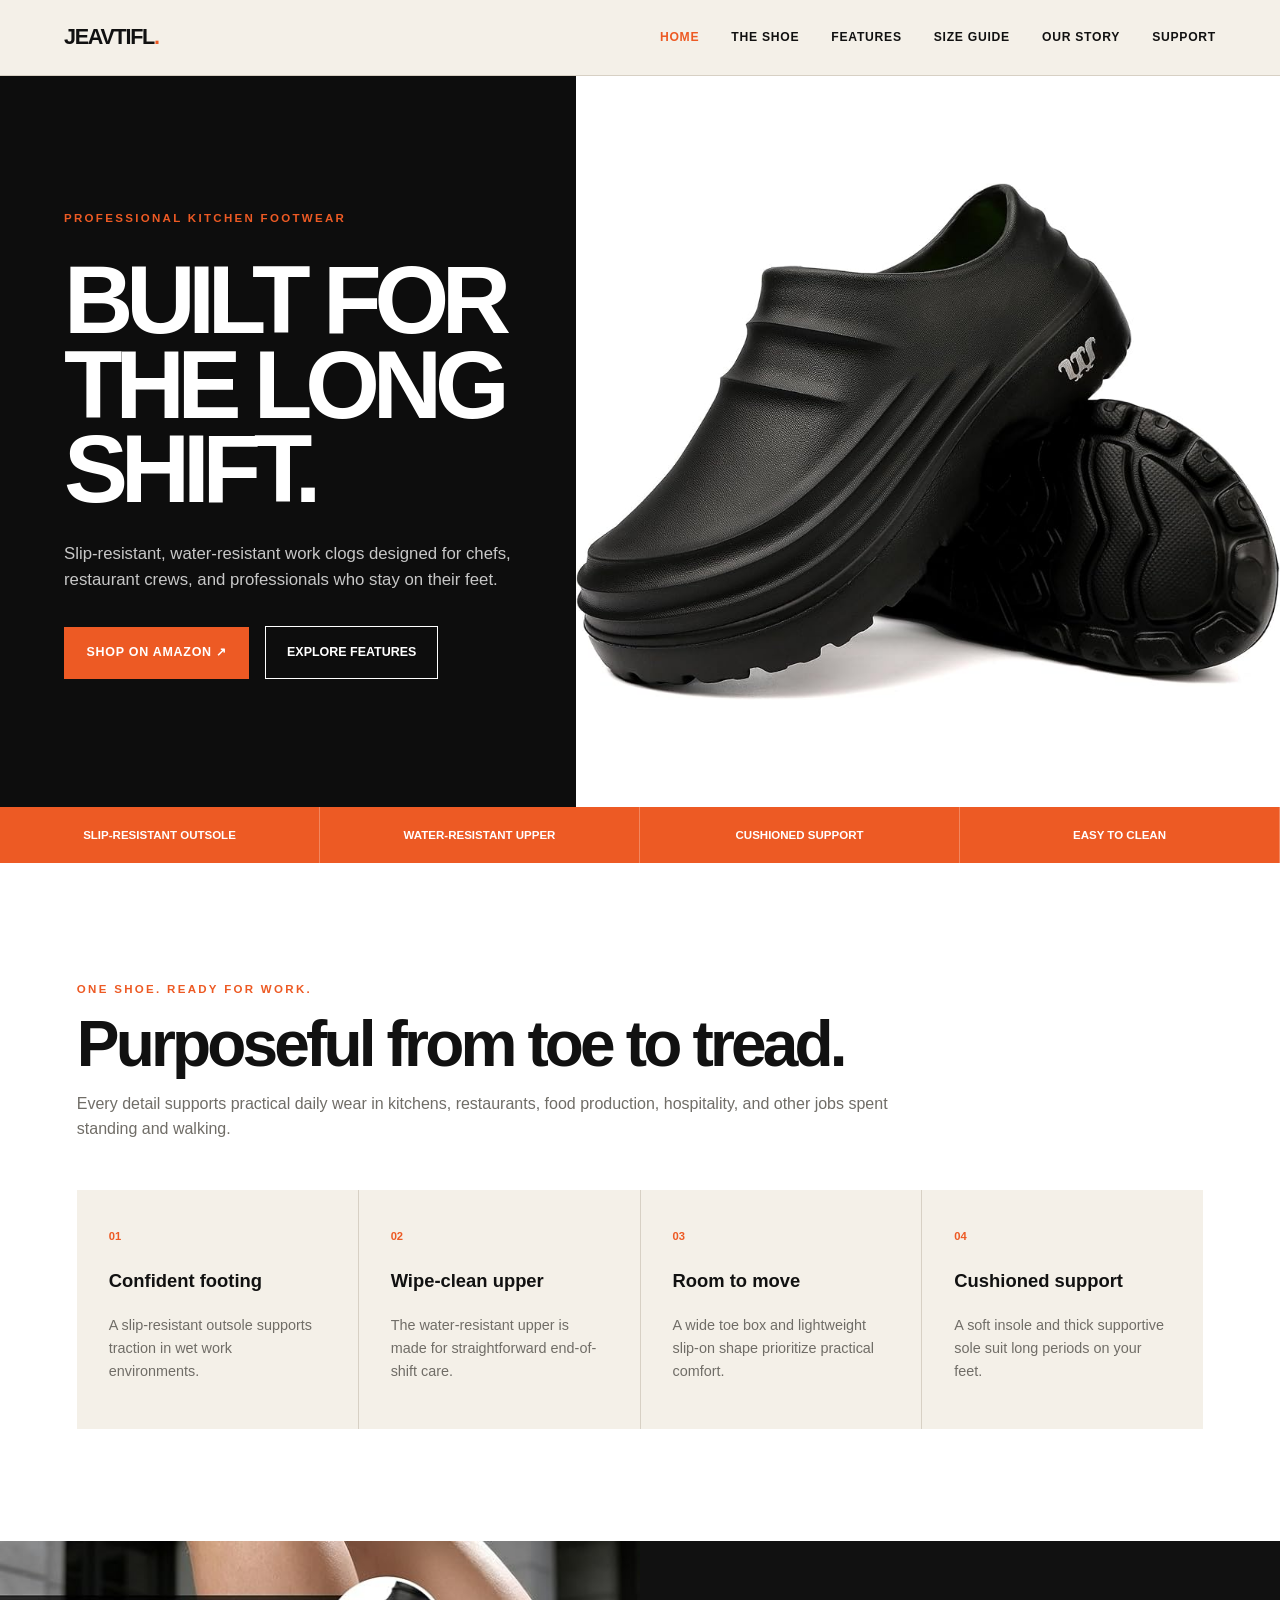
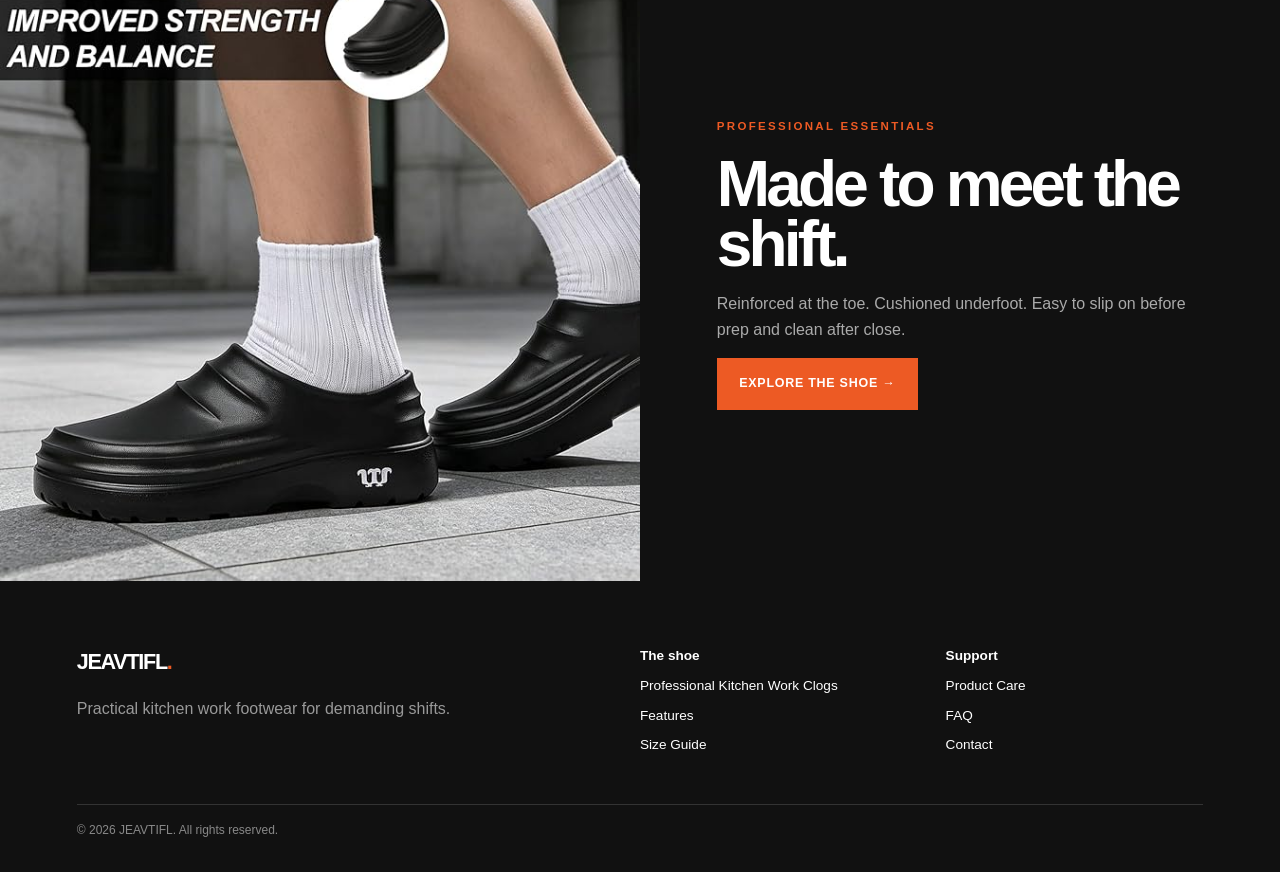
<file: index.html>
<!doctype html><html lang="en-US"><head><meta charset="utf-8"><meta name="viewport" content="width=device-width,initial-scale=1"><title>JEAVTIFL Kitchen Work Clogs | Built for the Long Shift</title><meta name="description" content="Discover JEAVTIFL professional kitchen work clogs with a slip-resistant outsole, water-resistant upper, wide toe box, and cushioned support."><link rel="canonical" href="https://jeavtifl.github.io/jeavtifl-website/"><meta property="og:type" content="website"><meta property="og:title" content="JEAVTIFL Kitchen Work Clogs | Built for the Long Shift"><meta property="og:description" content="Discover JEAVTIFL professional kitchen work clogs with a slip-resistant outsole, water-resistant upper, wide toe box, and cushioned support."><meta property="og:url" content="https://jeavtifl.github.io/jeavtifl-website/"><meta property="og:image" content="assets/images/black-main.jpg"><link rel="stylesheet" href="styles.css"><script type="application/ld+json">{"@context":"https://schema.org","@type":"Organization","name":"JEAVTIFL","url":"https://jeavtifl.github.io/jeavtifl-website/"}</script></head><body><a class="skip" href="#main">Skip to main content</a><header class="site-header"><a class="logo" href="index.html" aria-label="JEAVTIFL home">JEAVTIFL<i>.</i></a><nav class="nav" aria-label="Main navigation"><a href="index.html" aria-current="page">Home</a><a href="product.html">The Shoe</a><a href="features.html">Features</a><a href="size-guide.html">Size Guide</a><a href="about.html">Our Story</a><a href="support.html">Support</a></nav><button class="menu-toggle" aria-expanded="false" aria-label="Toggle navigation">☰</button></header><main id="main"><section class="hero"><div class="hero-copy reveal"><span class="kicker">Professional kitchen footwear</span><h1>Built for<br>the long shift.</h1><p>Slip-resistant, water-resistant work clogs designed for chefs, restaurant crews, and professionals who stay on their feet.</p><div class="actions"><a class="amazon" href="https://www.amazon.com/dp/B0GWJWTB6R" target="_blank" rel="noopener noreferrer">Shop on Amazon ↗</a><a class="button-outline" href="#performance">Explore features</a></div></div><div class="hero-media"><img src="assets/images/black-main.jpg" alt="Black JEAVTIFL kitchen work clogs showing the treaded outsole" width="919" height="675" fetchpriority="high"></div></section><div class="benefit-strip" aria-label="Key benefits"><span>Slip-resistant outsole</span><span>Water-resistant upper</span><span>Cushioned support</span><span>Easy to clean</span></div><section class="section white" id="performance"><div class="heading reveal"><span class="kicker">One shoe. Ready for work.</span><h2>Purposeful from toe to tread.</h2><p>Every detail supports practical daily wear in kitchens, restaurants, food production, hospitality, and other jobs spent standing and walking.</p></div><div class="features"><article class="feature"><b>01</b><h3>Confident footing</h3><p>A slip-resistant outsole supports traction in wet work environments.</p></article><article class="feature"><b>02</b><h3>Wipe-clean upper</h3><p>The water-resistant upper is made for straightforward end-of-shift care.</p></article><article class="feature"><b>03</b><h3>Room to move</h3><p>A wide toe box and lightweight slip-on shape prioritize practical comfort.</p></article><article class="feature"><b>04</b><h3>Cushioned support</h3><p>A soft insole and thick supportive sole suit long periods on your feet.</p></article></div></section><section class="image-feature"><img src="assets/images/feature-support.jpg" alt="JEAVTIFL clog feature diagram showing cushioned insole, reinforced toe, thick sole, and tread" width="970" height="600" loading="lazy"><div><span class="kicker">Professional essentials</span><h2>Made to meet the shift.</h2><p>Reinforced at the toe. Cushioned underfoot. Easy to slip on before prep and clean after close.</p><a class="amazon" href="product.html">Explore the shoe →</a></div></section></main><footer class="footer"><div class="footer-inner"><div><a class="logo" href="index.html">JEAVTIFL<i>.</i></a><p>Practical kitchen work footwear for demanding shifts.</p></div><nav aria-label="Product links"><strong>The shoe</strong><a href="product.html">Professional Kitchen Work Clogs</a><a href="features.html">Features</a><a href="size-guide.html">Size Guide</a></nav><nav aria-label="Help links"><strong>Support</strong><a href="support.html#care">Product Care</a><a href="support.html#faq">FAQ</a><a href="support.html#contact">Contact</a></nav></div><div class="copyright">© 2026 JEAVTIFL. All rights reserved.</div></footer><script src="script.js"></script></body></html>
</file>
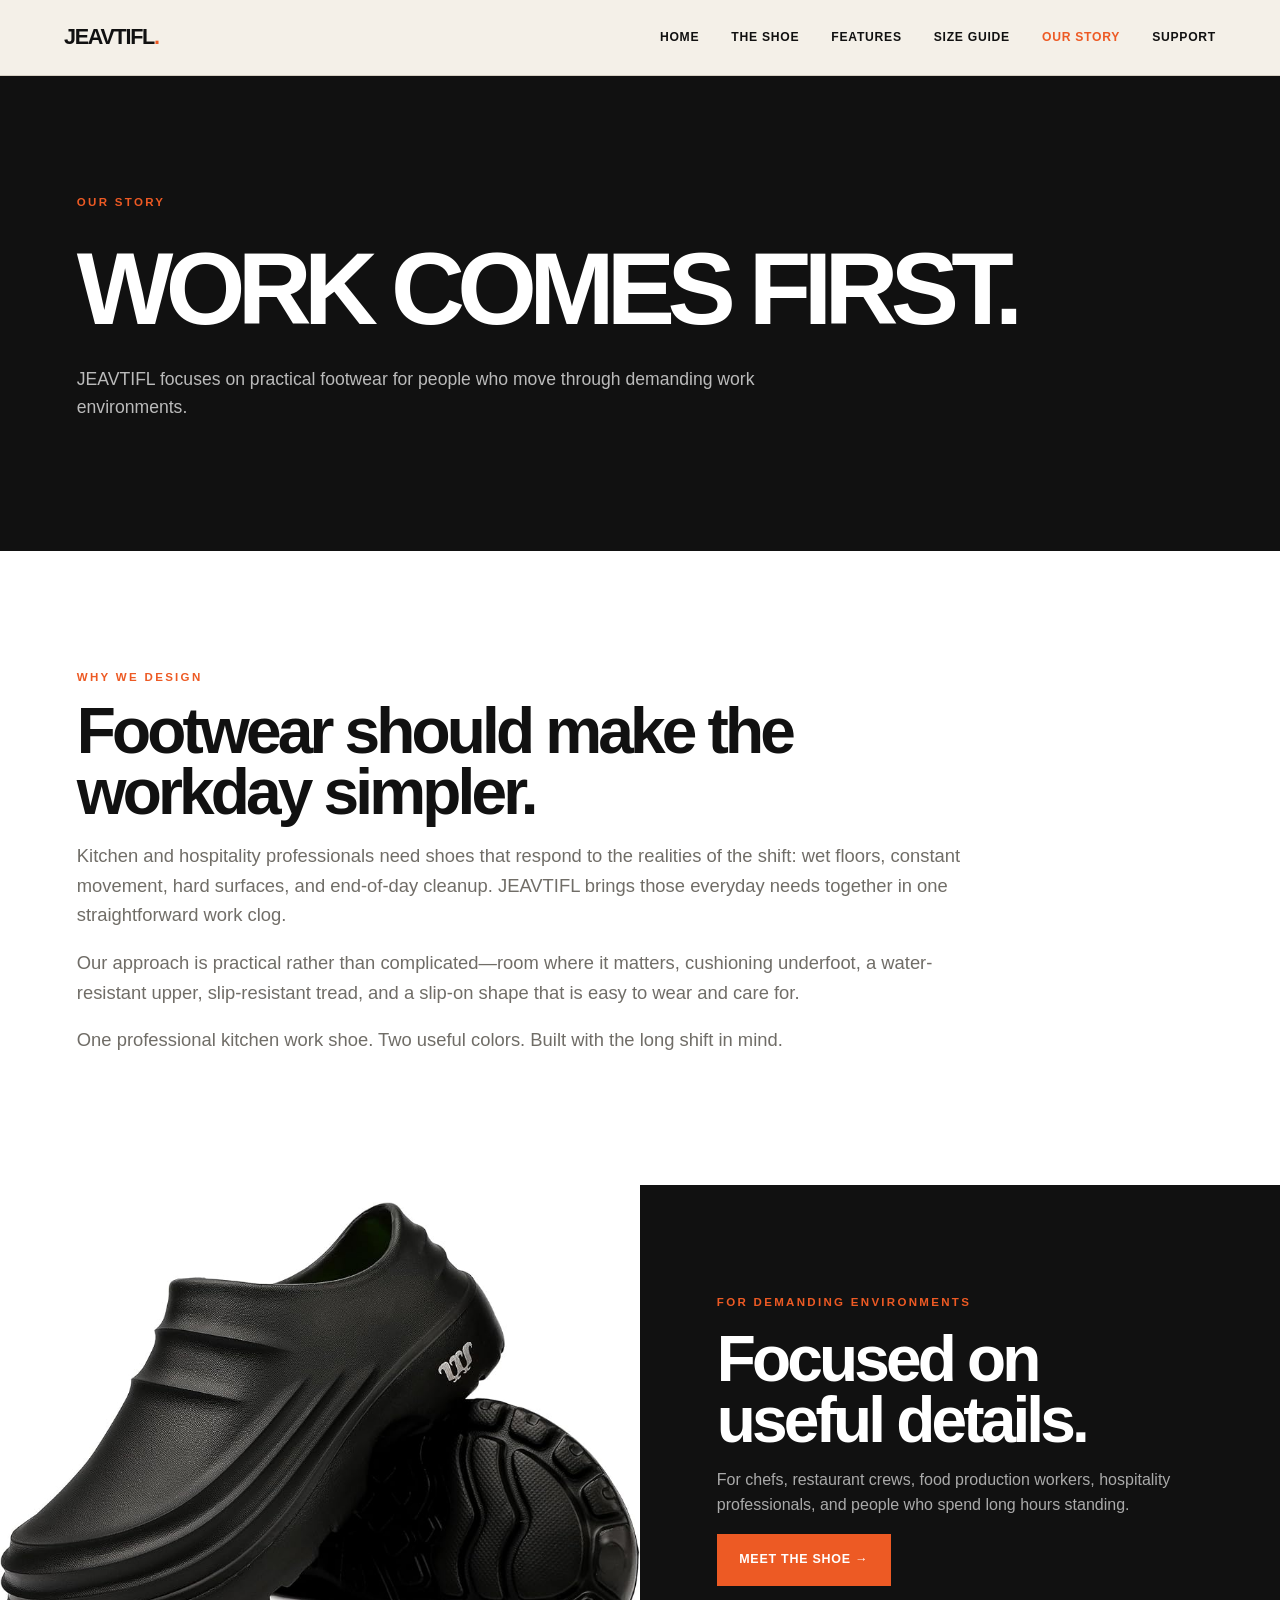
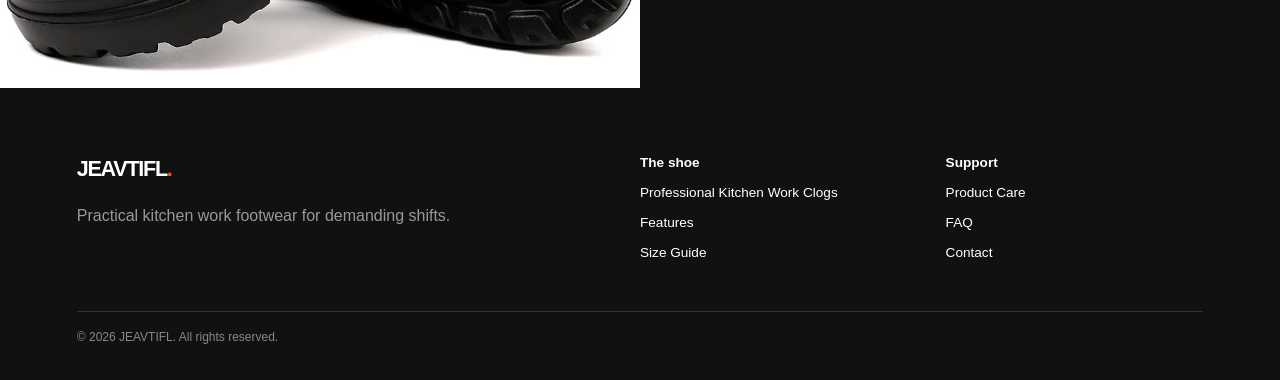
<file: about.html>
<!doctype html><html lang="en-US"><head><meta charset="utf-8"><meta name="viewport" content="width=device-width,initial-scale=1"><title>Our Story | Practical Kitchen Footwear by JEAVTIFL</title><meta name="description" content="Learn why JEAVTIFL focuses on practical, easy-care work clogs for kitchen, restaurant, food production, and hospitality professionals."><link rel="canonical" href="https://jeavtifl.github.io/jeavtifl-website/about.html"><meta property="og:type" content="website"><meta property="og:title" content="Our Story | Practical Kitchen Footwear by JEAVTIFL"><meta property="og:description" content="Learn why JEAVTIFL focuses on practical, easy-care work clogs for kitchen, restaurant, food production, and hospitality professionals."><meta property="og:url" content="https://jeavtifl.github.io/jeavtifl-website/about.html"><meta property="og:image" content="assets/images/black-main.jpg"><link rel="stylesheet" href="styles.css"><script type="application/ld+json">{"@context":"https://schema.org","@type":"Organization","name":"JEAVTIFL","url":"https://jeavtifl.github.io/jeavtifl-website/"}</script></head><body><a class="skip" href="#main">Skip to main content</a><header class="site-header"><a class="logo" href="index.html" aria-label="JEAVTIFL home">JEAVTIFL<i>.</i></a><nav class="nav" aria-label="Main navigation"><a href="index.html">Home</a><a href="product.html">The Shoe</a><a href="features.html">Features</a><a href="size-guide.html">Size Guide</a><a href="about.html" aria-current="page">Our Story</a><a href="support.html">Support</a></nav><button class="menu-toggle" aria-expanded="false" aria-label="Toggle navigation">☰</button></header><main id="main"><section class="page-hero"><span class="kicker">Our story</span><h1>Work comes first.</h1><p>JEAVTIFL focuses on practical footwear for people who move through demanding work environments.</p></section><section class="section white"><div class="story"><span class="kicker">Why we design</span><h2>Footwear should make the workday simpler.</h2><p>Kitchen and hospitality professionals need shoes that respond to the realities of the shift: wet floors, constant movement, hard surfaces, and end-of-day cleanup. JEAVTIFL brings those everyday needs together in one straightforward work clog.</p><p>Our approach is practical rather than complicated—room where it matters, cushioning underfoot, a water-resistant upper, slip-resistant tread, and a slip-on shape that is easy to wear and care for.</p><p>One professional kitchen work shoe. Two useful colors. Built with the long shift in mind.</p></div></section><section class="image-feature"><img src="assets/images/black-main.jpg" alt="Black and khaki JEAVTIFL work clogs worn in kitchen and everyday settings" width="970" height="600" loading="lazy"><div><span class="kicker">For demanding environments</span><h2>Focused on useful details.</h2><p>For chefs, restaurant crews, food production workers, hospitality professionals, and people who spend long hours standing.</p><a class="amazon" href="product.html">Meet the shoe →</a></div></section></main><footer class="footer"><div class="footer-inner"><div><a class="logo" href="index.html">JEAVTIFL<i>.</i></a><p>Practical kitchen work footwear for demanding shifts.</p></div><nav aria-label="Product links"><strong>The shoe</strong><a href="product.html">Professional Kitchen Work Clogs</a><a href="features.html">Features</a><a href="size-guide.html">Size Guide</a></nav><nav aria-label="Help links"><strong>Support</strong><a href="support.html#care">Product Care</a><a href="support.html#faq">FAQ</a><a href="support.html#contact">Contact</a></nav></div><div class="copyright">© 2026 JEAVTIFL. All rights reserved.</div></footer><script src="script.js"></script></body></html>
</file>
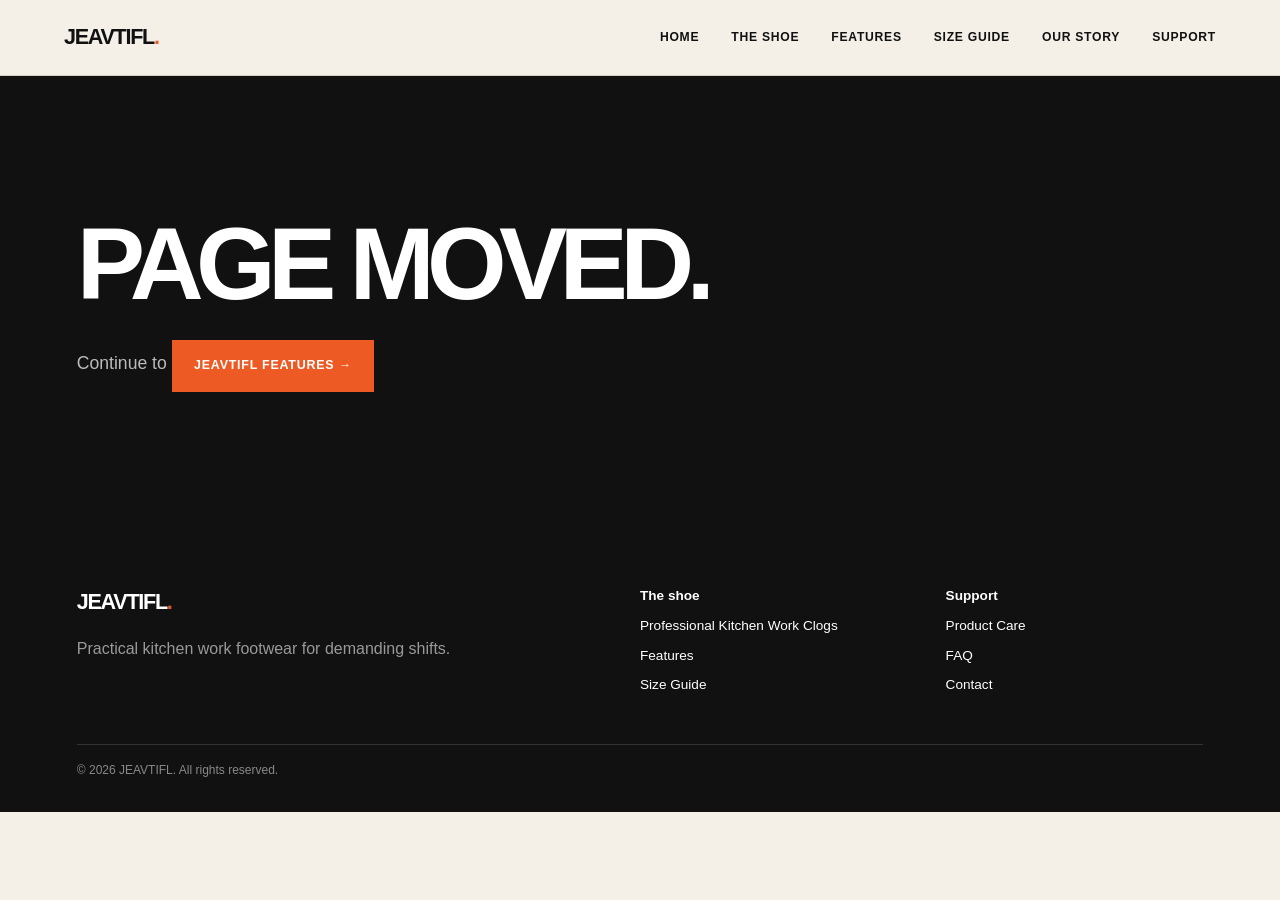
<file: blog.html>
<!doctype html><html lang="en-US"><head><meta charset="utf-8"><meta name="viewport" content="width=device-width,initial-scale=1"><title>Page Moved | JEAVTIFL</title><meta name="description" content="This JEAVTIFL page has moved. Continue to JEAVTIFL features."><link rel="canonical" href="https://jeavtifl.github.io/jeavtifl-website/blog.html"><meta property="og:type" content="website"><meta property="og:title" content="Page Moved | JEAVTIFL"><meta property="og:description" content="This JEAVTIFL page has moved. Continue to JEAVTIFL features."><meta property="og:url" content="https://jeavtifl.github.io/jeavtifl-website/blog.html"><meta property="og:image" content="assets/images/black-main.jpg"><link rel="stylesheet" href="styles.css"><script type="application/ld+json">{"@context":"https://schema.org","@type":"Organization","name":"JEAVTIFL","url":"https://jeavtifl.github.io/jeavtifl-website/"}</script></head><body><a class="skip" href="#main">Skip to main content</a><header class="site-header"><a class="logo" href="index.html" aria-label="JEAVTIFL home">JEAVTIFL<i>.</i></a><nav class="nav" aria-label="Main navigation"><a href="index.html">Home</a><a href="product.html">The Shoe</a><a href="features.html">Features</a><a href="size-guide.html">Size Guide</a><a href="about.html">Our Story</a><a href="support.html">Support</a></nav><button class="menu-toggle" aria-expanded="false" aria-label="Toggle navigation">☰</button></header><main id="main"><section class="page-hero"><h1>Page moved.</h1><p>Continue to <a class="amazon" href="features.html">JEAVTIFL features →</a></p></section></main><footer class="footer"><div class="footer-inner"><div><a class="logo" href="index.html">JEAVTIFL<i>.</i></a><p>Practical kitchen work footwear for demanding shifts.</p></div><nav aria-label="Product links"><strong>The shoe</strong><a href="product.html">Professional Kitchen Work Clogs</a><a href="features.html">Features</a><a href="size-guide.html">Size Guide</a></nav><nav aria-label="Help links"><strong>Support</strong><a href="support.html#care">Product Care</a><a href="support.html#faq">FAQ</a><a href="support.html#contact">Contact</a></nav></div><div class="copyright">© 2026 JEAVTIFL. All rights reserved.</div></footer><script src="script.js"></script></body></html>
</file>
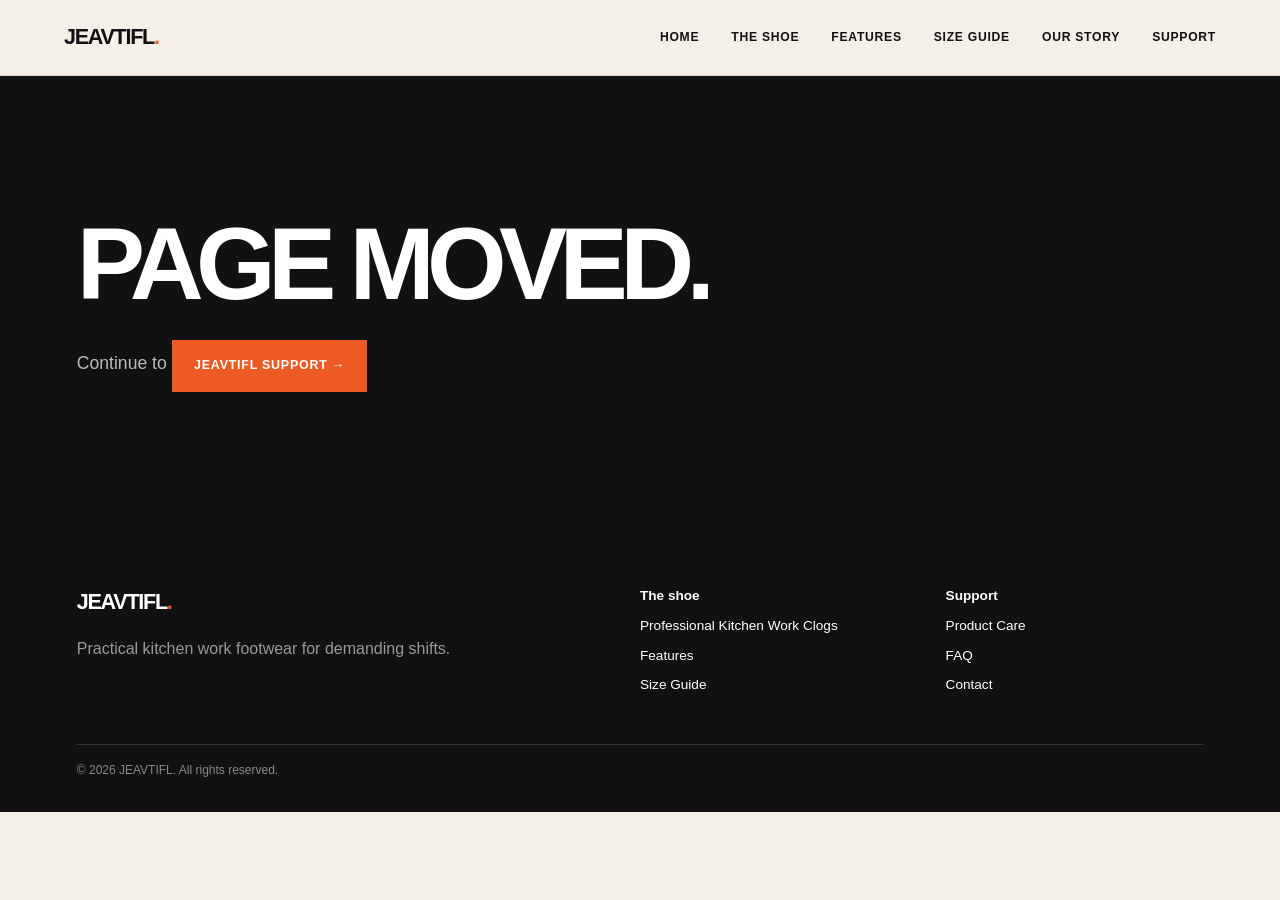
<file: contact.html>
<!doctype html><html lang="en-US"><head><meta charset="utf-8"><meta name="viewport" content="width=device-width,initial-scale=1"><title>Page Moved | JEAVTIFL</title><meta name="description" content="This JEAVTIFL page has moved. Continue to JEAVTIFL support."><link rel="canonical" href="https://jeavtifl.github.io/jeavtifl-website/contact.html"><meta property="og:type" content="website"><meta property="og:title" content="Page Moved | JEAVTIFL"><meta property="og:description" content="This JEAVTIFL page has moved. Continue to JEAVTIFL support."><meta property="og:url" content="https://jeavtifl.github.io/jeavtifl-website/contact.html"><meta property="og:image" content="assets/images/black-main.jpg"><link rel="stylesheet" href="styles.css"><script type="application/ld+json">{"@context":"https://schema.org","@type":"Organization","name":"JEAVTIFL","url":"https://jeavtifl.github.io/jeavtifl-website/"}</script></head><body><a class="skip" href="#main">Skip to main content</a><header class="site-header"><a class="logo" href="index.html" aria-label="JEAVTIFL home">JEAVTIFL<i>.</i></a><nav class="nav" aria-label="Main navigation"><a href="index.html">Home</a><a href="product.html">The Shoe</a><a href="features.html">Features</a><a href="size-guide.html">Size Guide</a><a href="about.html">Our Story</a><a href="support.html">Support</a></nav><button class="menu-toggle" aria-expanded="false" aria-label="Toggle navigation">☰</button></header><main id="main"><section class="page-hero"><h1>Page moved.</h1><p>Continue to <a class="amazon" href="support.html">JEAVTIFL support →</a></p></section></main><footer class="footer"><div class="footer-inner"><div><a class="logo" href="index.html">JEAVTIFL<i>.</i></a><p>Practical kitchen work footwear for demanding shifts.</p></div><nav aria-label="Product links"><strong>The shoe</strong><a href="product.html">Professional Kitchen Work Clogs</a><a href="features.html">Features</a><a href="size-guide.html">Size Guide</a></nav><nav aria-label="Help links"><strong>Support</strong><a href="support.html#care">Product Care</a><a href="support.html#faq">FAQ</a><a href="support.html#contact">Contact</a></nav></div><div class="copyright">© 2026 JEAVTIFL. All rights reserved.</div></footer><script src="script.js"></script></body></html>
</file>
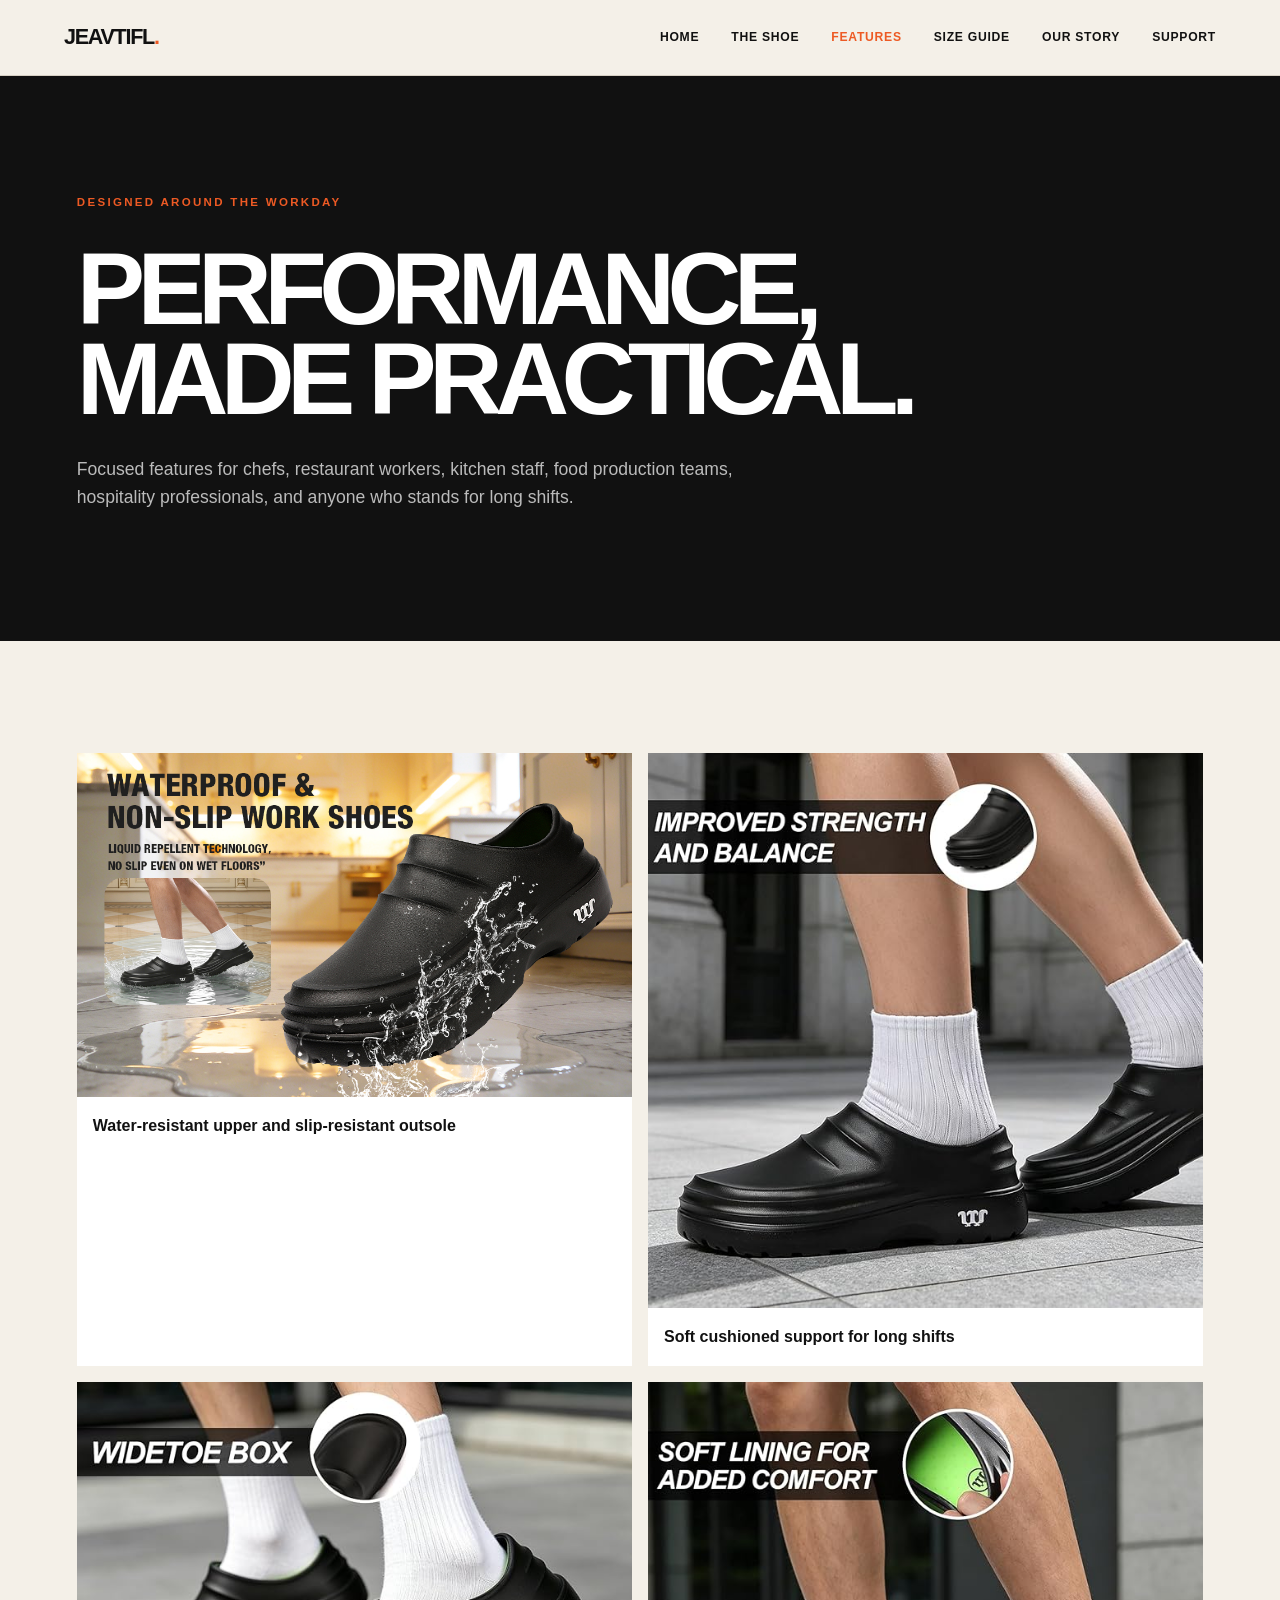
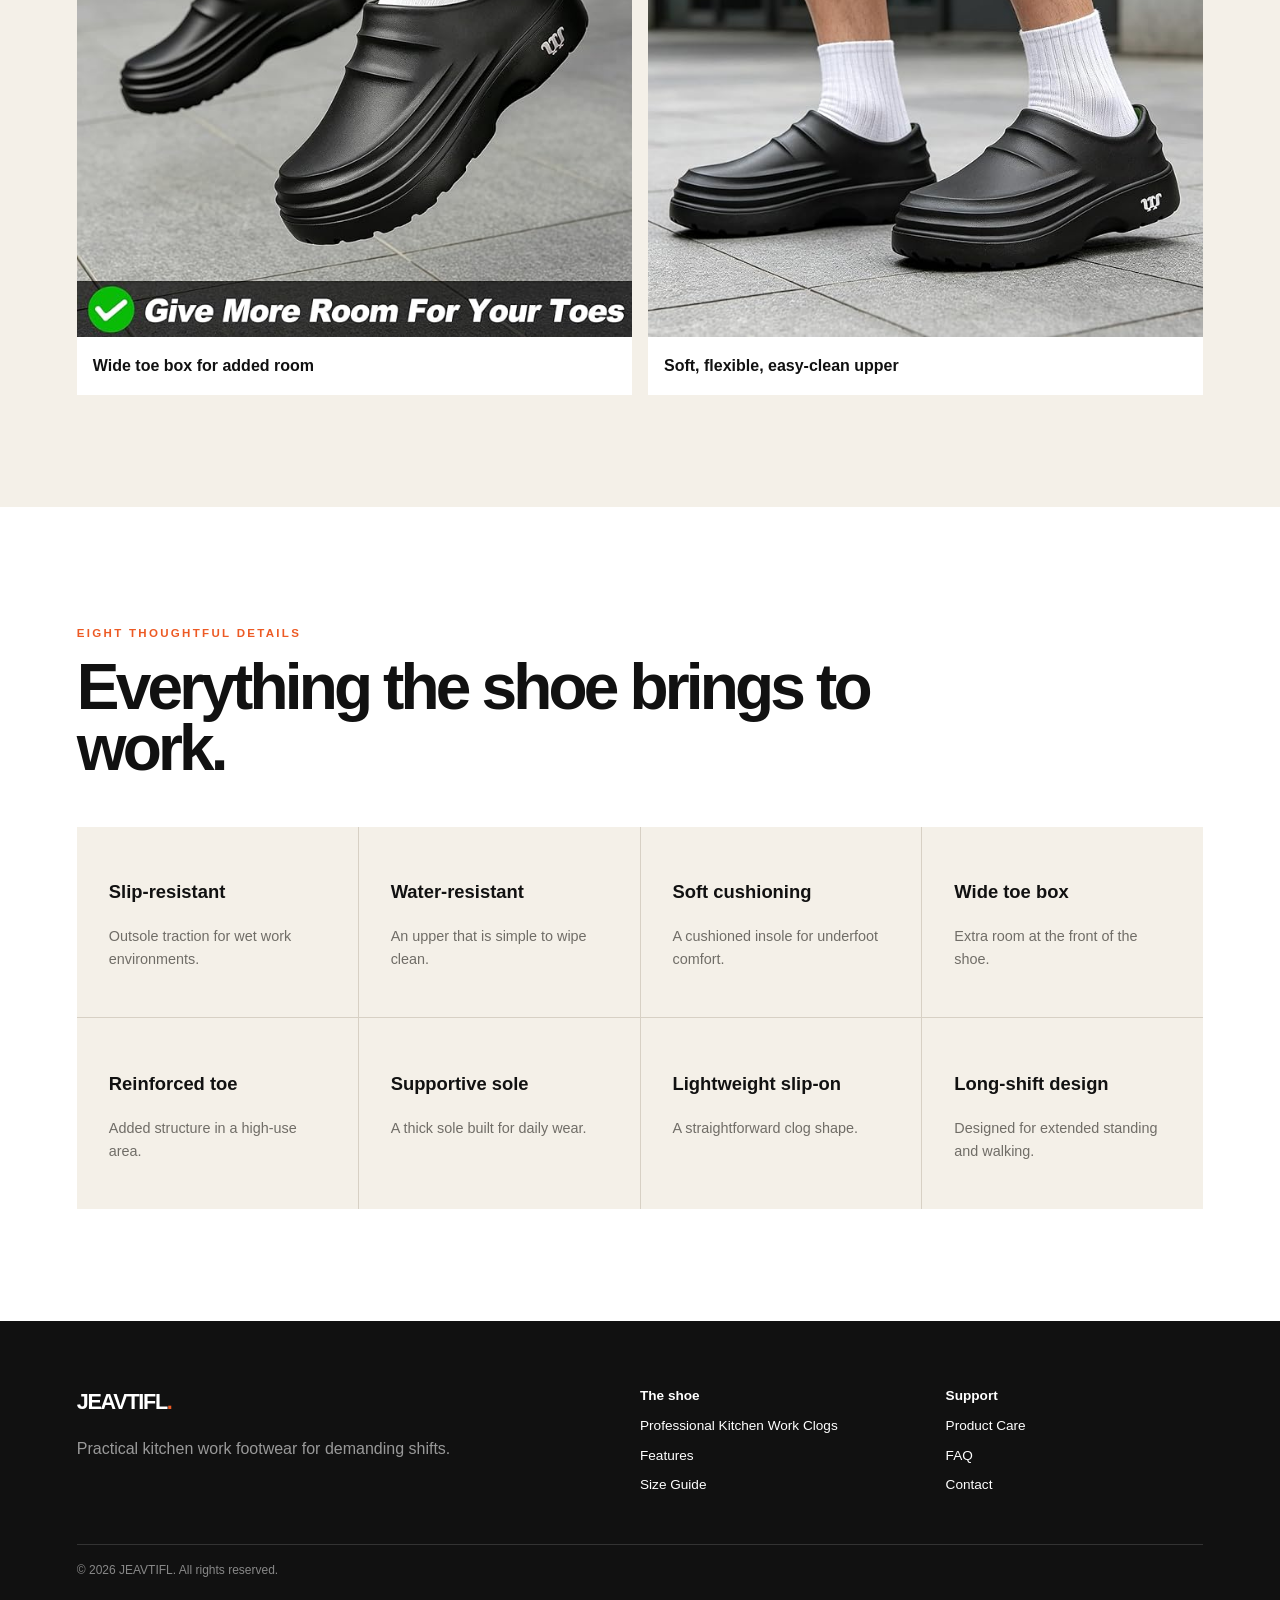
<file: features.html>
<!doctype html><html lang="en-US"><head><meta charset="utf-8"><meta name="viewport" content="width=device-width,initial-scale=1"><title>Kitchen Work Clog Features | JEAVTIFL</title><meta name="description" content="Explore the slip-resistant outsole, water-resistant upper, cushioning, wide toe box, and supportive design of JEAVTIFL kitchen work clogs."><link rel="canonical" href="https://jeavtifl.github.io/jeavtifl-website/features.html"><meta property="og:type" content="website"><meta property="og:title" content="Kitchen Work Clog Features | JEAVTIFL"><meta property="og:description" content="Explore the slip-resistant outsole, water-resistant upper, cushioning, wide toe box, and supportive design of JEAVTIFL kitchen work clogs."><meta property="og:url" content="https://jeavtifl.github.io/jeavtifl-website/features.html"><meta property="og:image" content="assets/images/black-main.jpg"><link rel="stylesheet" href="styles.css"><script type="application/ld+json">{"@context":"https://schema.org","@type":"Organization","name":"JEAVTIFL","url":"https://jeavtifl.github.io/jeavtifl-website/"}</script></head><body><a class="skip" href="#main">Skip to main content</a><header class="site-header"><a class="logo" href="index.html" aria-label="JEAVTIFL home">JEAVTIFL<i>.</i></a><nav class="nav" aria-label="Main navigation"><a href="index.html">Home</a><a href="product.html">The Shoe</a><a href="features.html" aria-current="page">Features</a><a href="size-guide.html">Size Guide</a><a href="about.html">Our Story</a><a href="support.html">Support</a></nav><button class="menu-toggle" aria-expanded="false" aria-label="Toggle navigation">☰</button></header><main id="main"><section class="page-hero"><span class="kicker">Designed around the workday</span><h1>Performance,<br>made practical.</h1><p>Focused features for chefs, restaurant workers, kitchen staff, food production teams, hospitality professionals, and anyone who stands for long shifts.</p></section><section class="section"><div class="feature-gallery"><figure><img src="assets/images/feature-waterproof.jpg" alt="Black JEAVTIFL clog shown repelling water with outsole detail" width="970" height="600"><figcaption>Water-resistant upper and slip-resistant outsole</figcaption></figure><figure><img src="assets/images/feature-support.jpg" alt="Khaki JEAVTIFL clogs with soft cushioned insole detail" width="970" height="600" loading="lazy"><figcaption>Soft cushioned support for long shifts</figcaption></figure><figure><img src="assets/images/feature-wide-toe.jpg" alt="Black JEAVTIFL clogs demonstrating the roomy wide toe box" width="675" height="675" loading="lazy"><figcaption>Wide toe box for added room</figcaption></figure><figure><img src="assets/images/feature-soft-lining.jpg" alt="Hand flexing the soft upper of a khaki JEAVTIFL clog" width="675" height="675" loading="lazy"><figcaption>Soft, flexible, easy-clean upper</figcaption></figure></div></section><section class="section white"><div class="heading"><span class="kicker">Eight thoughtful details</span><h2>Everything the shoe brings to work.</h2></div><div class="features"><article class="feature"><h3>Slip-resistant</h3><p>Outsole traction for wet work environments.</p></article><article class="feature"><h3>Water-resistant</h3><p>An upper that is simple to wipe clean.</p></article><article class="feature"><h3>Soft cushioning</h3><p>A cushioned insole for underfoot comfort.</p></article><article class="feature"><h3>Wide toe box</h3><p>Extra room at the front of the shoe.</p></article><article class="feature"><h3>Reinforced toe</h3><p>Added structure in a high-use area.</p></article><article class="feature"><h3>Supportive sole</h3><p>A thick sole built for daily wear.</p></article><article class="feature"><h3>Lightweight slip-on</h3><p>A straightforward clog shape.</p></article><article class="feature"><h3>Long-shift design</h3><p>Designed for extended standing and walking.</p></article></div></section></main><footer class="footer"><div class="footer-inner"><div><a class="logo" href="index.html">JEAVTIFL<i>.</i></a><p>Practical kitchen work footwear for demanding shifts.</p></div><nav aria-label="Product links"><strong>The shoe</strong><a href="product.html">Professional Kitchen Work Clogs</a><a href="features.html">Features</a><a href="size-guide.html">Size Guide</a></nav><nav aria-label="Help links"><strong>Support</strong><a href="support.html#care">Product Care</a><a href="support.html#faq">FAQ</a><a href="support.html#contact">Contact</a></nav></div><div class="copyright">© 2026 JEAVTIFL. All rights reserved.</div></footer><script src="script.js"></script></body></html>
</file>
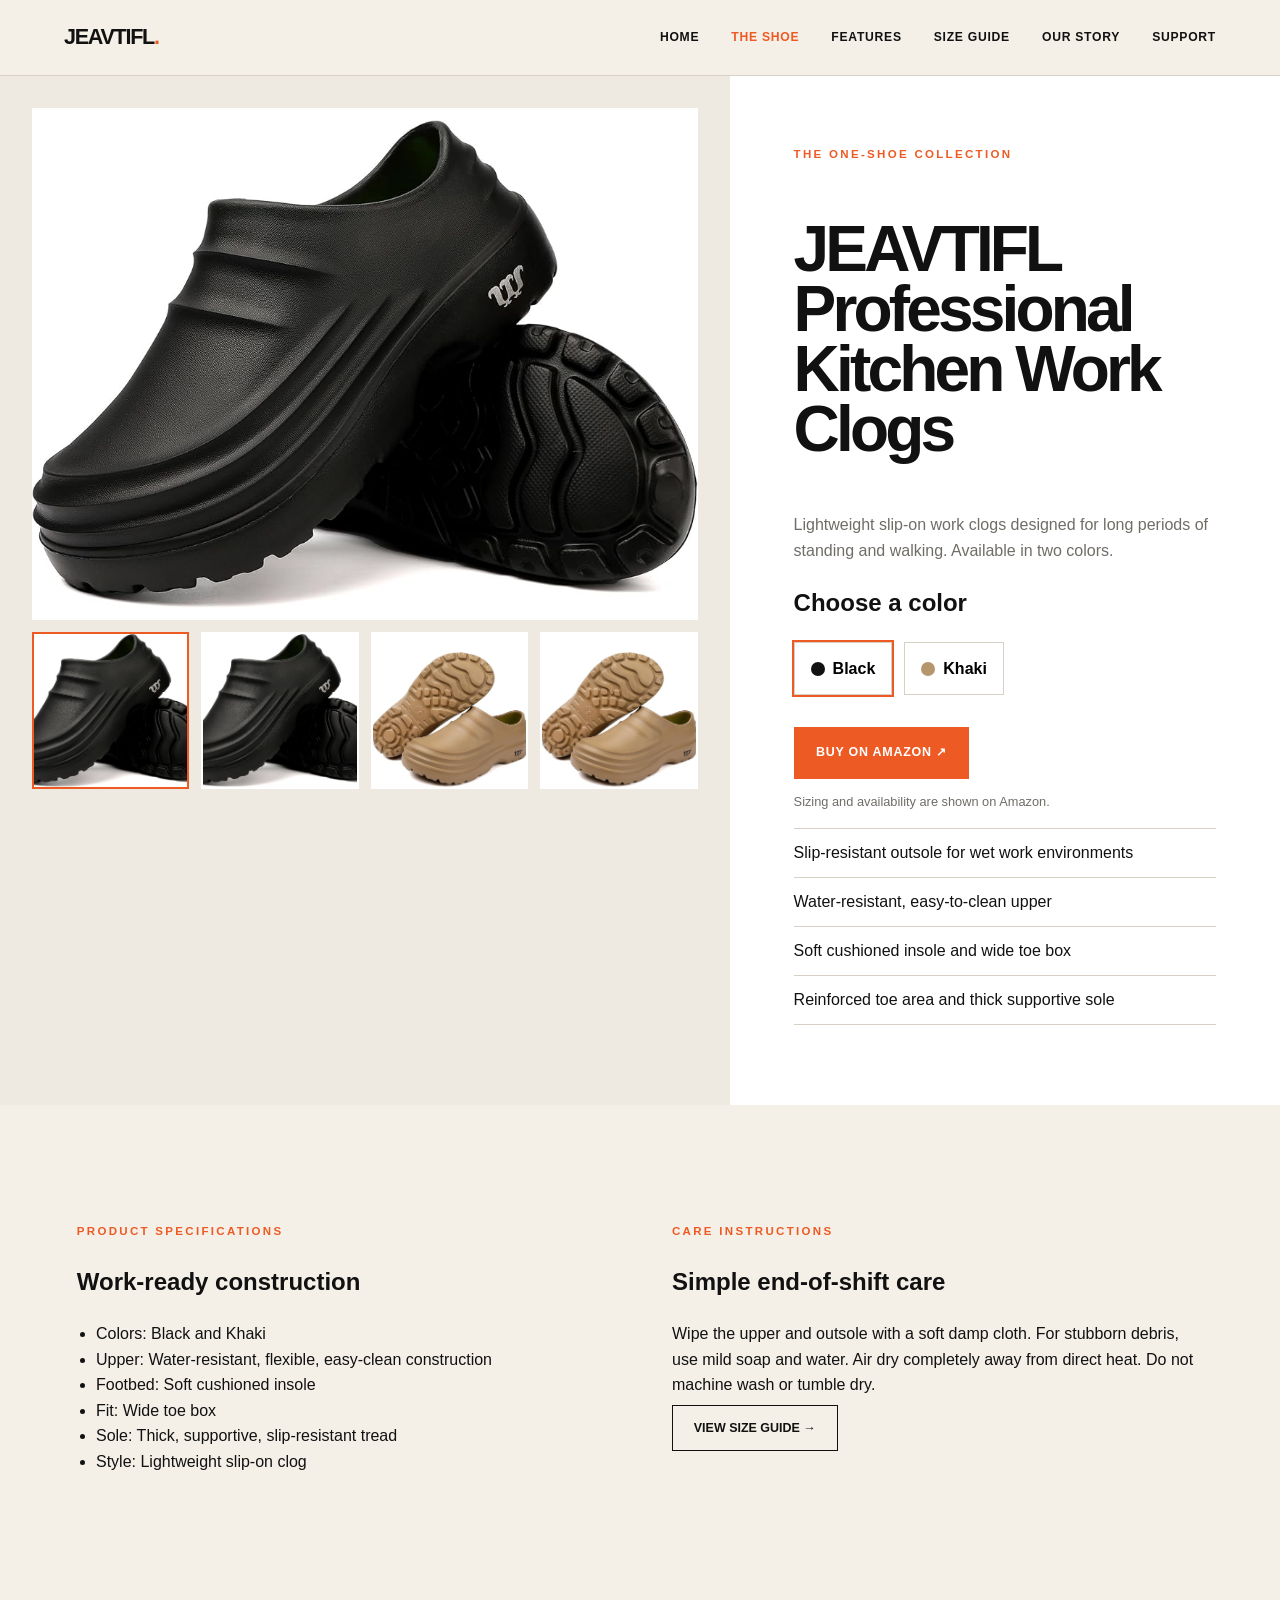
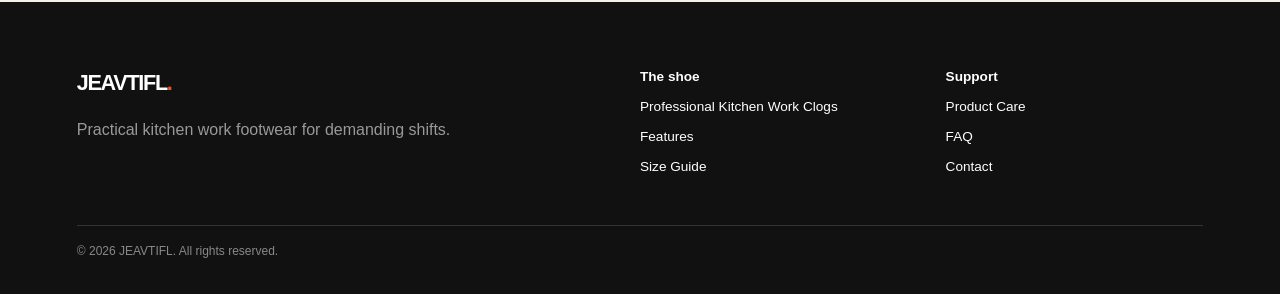
<file: product.html>
<!doctype html><html lang="en-US"><head><meta charset="utf-8"><meta name="viewport" content="width=device-width,initial-scale=1"><title>JEAVTIFL Professional Kitchen Work Clogs | Black & Khaki</title><meta name="description" content="Shop one JEAVTIFL kitchen work clog in Black or Khaki, designed with slip-resistant tread, a water-resistant upper, and cushioned support."><link rel="canonical" href="https://jeavtifl.github.io/jeavtifl-website/product.html"><meta property="og:type" content="website"><meta property="og:title" content="JEAVTIFL Professional Kitchen Work Clogs | Black & Khaki"><meta property="og:description" content="Shop one JEAVTIFL kitchen work clog in Black or Khaki, designed with slip-resistant tread, a water-resistant upper, and cushioned support."><meta property="og:url" content="https://jeavtifl.github.io/jeavtifl-website/product.html"><meta property="og:image" content="assets/images/black-main.jpg"><link rel="stylesheet" href="styles.css"><script type="application/ld+json">{"@context":"https://schema.org","@type":"Organization","name":"JEAVTIFL","url":"https://jeavtifl.github.io/jeavtifl-website/"}</script></head><body><a class="skip" href="#main">Skip to main content</a><header class="site-header"><a class="logo" href="index.html" aria-label="JEAVTIFL home">JEAVTIFL<i>.</i></a><nav class="nav" aria-label="Main navigation"><a href="index.html">Home</a><a href="product.html" aria-current="page">The Shoe</a><a href="features.html">Features</a><a href="size-guide.html">Size Guide</a><a href="about.html">Our Story</a><a href="support.html">Support</a></nav><button class="menu-toggle" aria-expanded="false" aria-label="Toggle navigation">☰</button></header><main id="main"><section class="product"><div class="gallery"><div class="main-image"><img id="main-product-image" src="assets/images/black-main.jpg" alt="Black JEAVTIFL Professional Kitchen Work Clogs with outsole view" width="919" height="675"></div><div class="thumbs" aria-label="Product image gallery"><button class="thumb active" data-image="assets/images/black-main.jpg" data-alt="Black JEAVTIFL Professional Kitchen Work Clogs with outsole view"><img src="assets/images/black-main.jpg" alt="Black clogs and outsole thumbnail" width="919" height="675"></button><button id="black-worn" class="thumb" data-image="assets/images/black-main.jpg" data-alt="Person holding black JEAVTIFL kitchen work clogs"><img src="assets/images/black-main.jpg" alt="Black clogs held in hand thumbnail" width="675" height="675" loading="lazy"></button><button id="khaki-product" class="thumb" data-image="assets/images/khaki-main.jpg" data-alt="Khaki JEAVTIFL Professional Kitchen Work Clogs with outsole view"><img src="assets/images/khaki-main.jpg" alt="Khaki clogs and outsole thumbnail" width="668" height="675" loading="lazy"></button><button class="thumb" data-image="assets/images/khaki-main.jpg" data-alt="Person wearing khaki JEAVTIFL kitchen work clogs"><img src="assets/images/khaki-main.jpg" alt="Khaki clogs being worn thumbnail" width="675" height="675" loading="lazy"></button></div></div><div class="product-copy"><span class="kicker">The one-shoe collection</span><h1>JEAVTIFL Professional Kitchen Work Clogs</h1><p>Lightweight slip-on work clogs designed for long periods of standing and walking. Available in two colors.</p><h2>Choose a color</h2><div class="colors"><button class="color active" aria-pressed="true" data-target="#black-worn"><span class="swatch"></span>Black</button><button class="color" aria-pressed="false" data-target="#khaki-product"><span class="swatch khaki"></span>Khaki</button></div><a class="amazon" href="https://www.amazon.com/dp/B0GWJWTB6R" target="_blank" rel="noopener noreferrer">Buy on Amazon ↗</a><p class="form-note">Sizing and availability are shown on Amazon.</p><ul class="quick-list"><li>Slip-resistant outsole for wet work environments</li><li>Water-resistant, easy-to-clean upper</li><li>Soft cushioned insole and wide toe box</li><li>Reinforced toe area and thick supportive sole</li></ul></div></section><section class="section"><div class="spec-grid"><div><span class="kicker">Product specifications</span><h2>Work-ready construction</h2><ul><li>Colors: Black and Khaki</li><li>Upper: Water-resistant, flexible, easy-clean construction</li><li>Footbed: Soft cushioned insole</li><li>Fit: Wide toe box</li><li>Sole: Thick, supportive, slip-resistant tread</li><li>Style: Lightweight slip-on clog</li></ul></div><div><span class="kicker">Care instructions</span><h2>Simple end-of-shift care</h2><p>Wipe the upper and outsole with a soft damp cloth. For stubborn debris, use mild soap and water. Air dry completely away from direct heat. Do not machine wash or tumble dry.</p><a class="button-outline" href="size-guide.html">View size guide →</a></div></div></section><div class="sticky-buy"><a class="amazon" href="https://www.amazon.com/dp/B0GWJWTB6R" target="_blank" rel="noopener noreferrer">Buy on Amazon ↗</a></div><script type="application/ld+json">{"@context":"https://schema.org","@type":"Product","name":"JEAVTIFL Professional Kitchen Work Clogs","description":"Slip-resistant, water-resistant kitchen work clogs with cushioned support and a wide toe box.","image":["assets/images/black-main.jpg","assets/images/khaki-main.jpg"],"brand":{"@type":"Brand","name":"JEAVTIFL"},"color":["Black","Khaki"],"url":"https://jeavtifl.github.io/jeavtifl-website/product.html"}</script></main><footer class="footer"><div class="footer-inner"><div><a class="logo" href="index.html">JEAVTIFL<i>.</i></a><p>Practical kitchen work footwear for demanding shifts.</p></div><nav aria-label="Product links"><strong>The shoe</strong><a href="product.html">Professional Kitchen Work Clogs</a><a href="features.html">Features</a><a href="size-guide.html">Size Guide</a></nav><nav aria-label="Help links"><strong>Support</strong><a href="support.html#care">Product Care</a><a href="support.html#faq">FAQ</a><a href="support.html#contact">Contact</a></nav></div><div class="copyright">© 2026 JEAVTIFL. All rights reserved.</div></footer><script src="script.js"></script></body></html>
</file>
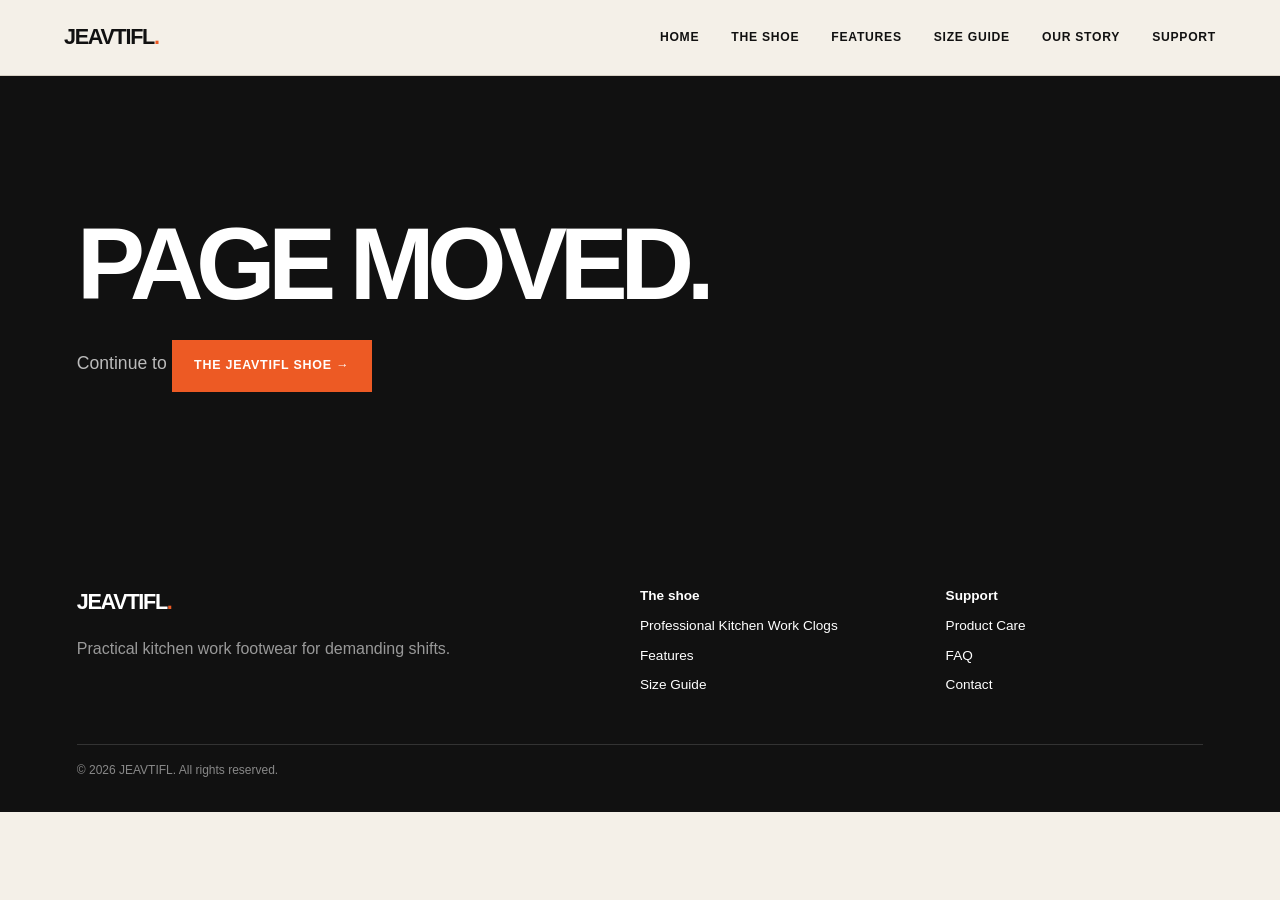
<file: products.html>
<!doctype html><html lang="en-US"><head><meta charset="utf-8"><meta name="viewport" content="width=device-width,initial-scale=1"><title>Page Moved | JEAVTIFL</title><meta name="description" content="This JEAVTIFL page has moved. Continue to the JEAVTIFL shoe."><link rel="canonical" href="https://jeavtifl.github.io/jeavtifl-website/products.html"><meta property="og:type" content="website"><meta property="og:title" content="Page Moved | JEAVTIFL"><meta property="og:description" content="This JEAVTIFL page has moved. Continue to the JEAVTIFL shoe."><meta property="og:url" content="https://jeavtifl.github.io/jeavtifl-website/products.html"><meta property="og:image" content="assets/images/black-main.jpg"><link rel="stylesheet" href="styles.css"><script type="application/ld+json">{"@context":"https://schema.org","@type":"Organization","name":"JEAVTIFL","url":"https://jeavtifl.github.io/jeavtifl-website/"}</script></head><body><a class="skip" href="#main">Skip to main content</a><header class="site-header"><a class="logo" href="index.html" aria-label="JEAVTIFL home">JEAVTIFL<i>.</i></a><nav class="nav" aria-label="Main navigation"><a href="index.html">Home</a><a href="product.html">The Shoe</a><a href="features.html">Features</a><a href="size-guide.html">Size Guide</a><a href="about.html">Our Story</a><a href="support.html">Support</a></nav><button class="menu-toggle" aria-expanded="false" aria-label="Toggle navigation">☰</button></header><main id="main"><section class="page-hero"><h1>Page moved.</h1><p>Continue to <a class="amazon" href="product.html">the JEAVTIFL shoe →</a></p></section></main><footer class="footer"><div class="footer-inner"><div><a class="logo" href="index.html">JEAVTIFL<i>.</i></a><p>Practical kitchen work footwear for demanding shifts.</p></div><nav aria-label="Product links"><strong>The shoe</strong><a href="product.html">Professional Kitchen Work Clogs</a><a href="features.html">Features</a><a href="size-guide.html">Size Guide</a></nav><nav aria-label="Help links"><strong>Support</strong><a href="support.html#care">Product Care</a><a href="support.html#faq">FAQ</a><a href="support.html#contact">Contact</a></nav></div><div class="copyright">© 2026 JEAVTIFL. All rights reserved.</div></footer><script src="script.js"></script></body></html>
</file>
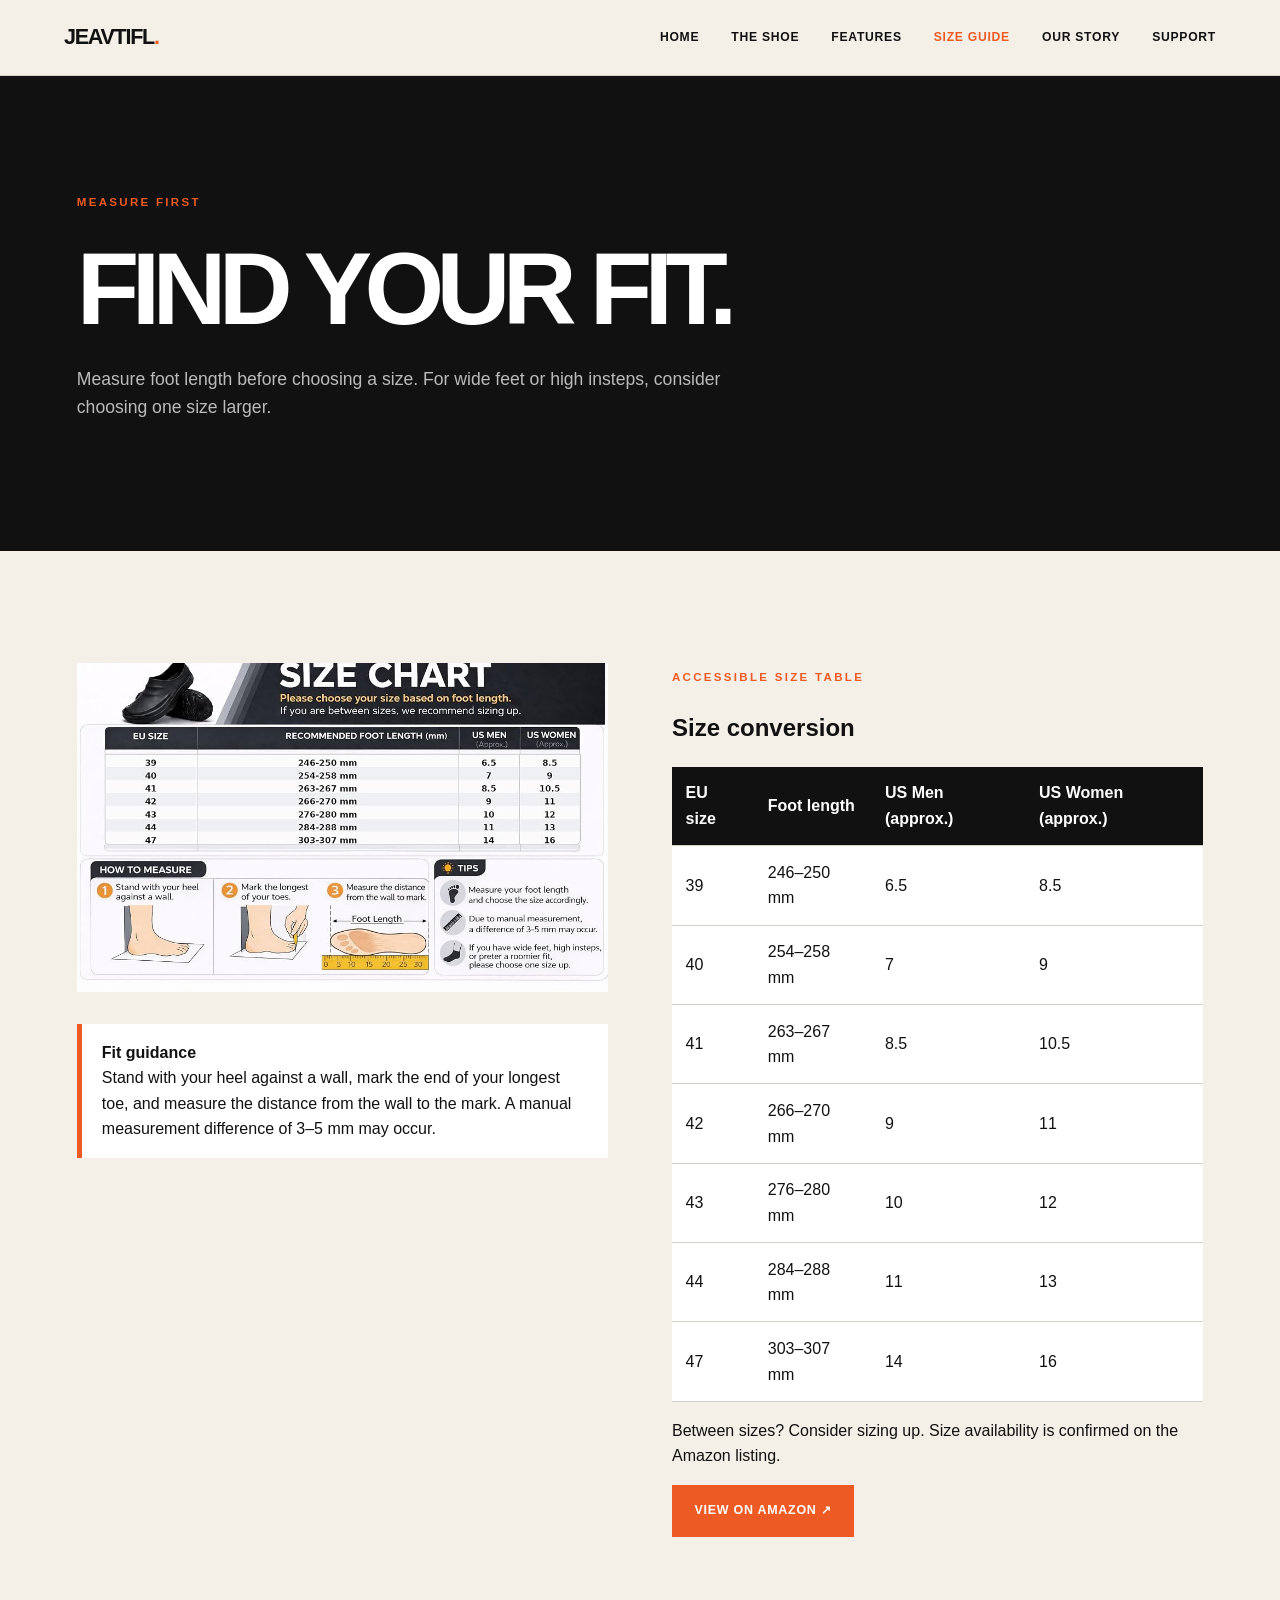
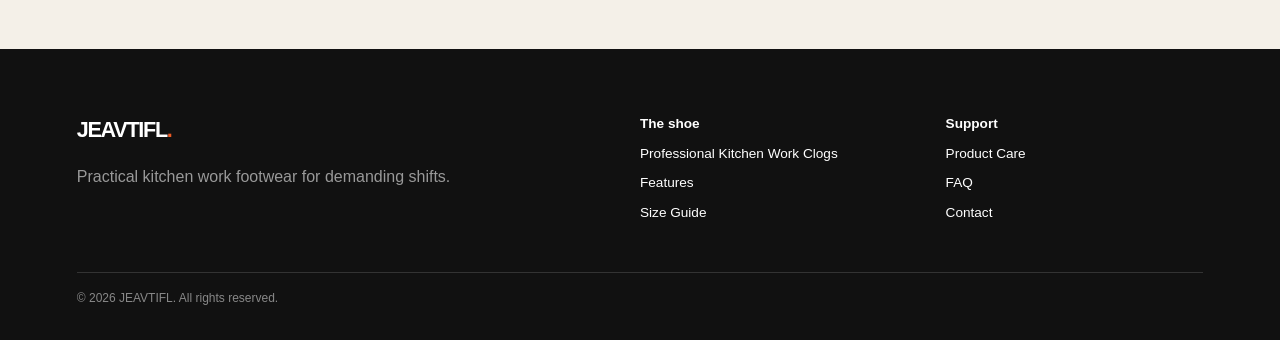
<file: size-guide.html>
<!doctype html><html lang="en-US"><head><meta charset="utf-8"><meta name="viewport" content="width=device-width,initial-scale=1"><title>JEAVTIFL Kitchen Clog Size Guide</title><meta name="description" content="Measure your foot and compare EU and approximate US sizes in the accessible JEAVTIFL Professional Kitchen Work Clogs size guide."><link rel="canonical" href="https://jeavtifl.github.io/jeavtifl-website/size-guide.html"><meta property="og:type" content="website"><meta property="og:title" content="JEAVTIFL Kitchen Clog Size Guide"><meta property="og:description" content="Measure your foot and compare EU and approximate US sizes in the accessible JEAVTIFL Professional Kitchen Work Clogs size guide."><meta property="og:url" content="https://jeavtifl.github.io/jeavtifl-website/size-guide.html"><meta property="og:image" content="assets/images/black-main.jpg"><link rel="stylesheet" href="styles.css"><script type="application/ld+json">{"@context":"https://schema.org","@type":"Organization","name":"JEAVTIFL","url":"https://jeavtifl.github.io/jeavtifl-website/"}</script></head><body><a class="skip" href="#main">Skip to main content</a><header class="site-header"><a class="logo" href="index.html" aria-label="JEAVTIFL home">JEAVTIFL<i>.</i></a><nav class="nav" aria-label="Main navigation"><a href="index.html">Home</a><a href="product.html">The Shoe</a><a href="features.html">Features</a><a href="size-guide.html" aria-current="page">Size Guide</a><a href="about.html">Our Story</a><a href="support.html">Support</a></nav><button class="menu-toggle" aria-expanded="false" aria-label="Toggle navigation">☰</button></header><main id="main"><section class="page-hero"><span class="kicker">Measure first</span><h1>Find your fit.</h1><p>Measure foot length before choosing a size. For wide feet or high insteps, consider choosing one size larger.</p></section><section class="section size-layout"><div><img class="size-image" src="assets/images/size-chart.jpg" alt="JEAVTIFL size chart with EU, approximate US sizes, foot lengths, and measuring instructions" width="970" height="600"><div class="notice"><strong>Fit guidance</strong><br>Stand with your heel against a wall, mark the end of your longest toe, and measure the distance from the wall to the mark. A manual measurement difference of 3–5 mm may occur.</div></div><div><span class="kicker">Accessible size table</span><h2>Size conversion</h2><div class="table-wrap"><table><caption class="skip">JEAVTIFL clog size conversions</caption><thead><tr><th>EU size</th><th>Foot length</th><th>US Men (approx.)</th><th>US Women (approx.)</th></tr></thead><tbody><tr><td>39</td><td>246–250 mm</td><td>6.5</td><td>8.5</td></tr><tr><td>40</td><td>254–258 mm</td><td>7</td><td>9</td></tr><tr><td>41</td><td>263–267 mm</td><td>8.5</td><td>10.5</td></tr><tr><td>42</td><td>266–270 mm</td><td>9</td><td>11</td></tr><tr><td>43</td><td>276–280 mm</td><td>10</td><td>12</td></tr><tr><td>44</td><td>284–288 mm</td><td>11</td><td>13</td></tr><tr><td>47</td><td>303–307 mm</td><td>14</td><td>16</td></tr></tbody></table></div><p>Between sizes? Consider sizing up. Size availability is confirmed on the Amazon listing.</p><a class="amazon" href="https://www.amazon.com/dp/B0GWJWTB6R" target="_blank" rel="noopener noreferrer">View on Amazon ↗</a></div></section></main><footer class="footer"><div class="footer-inner"><div><a class="logo" href="index.html">JEAVTIFL<i>.</i></a><p>Practical kitchen work footwear for demanding shifts.</p></div><nav aria-label="Product links"><strong>The shoe</strong><a href="product.html">Professional Kitchen Work Clogs</a><a href="features.html">Features</a><a href="size-guide.html">Size Guide</a></nav><nav aria-label="Help links"><strong>Support</strong><a href="support.html#care">Product Care</a><a href="support.html#faq">FAQ</a><a href="support.html#contact">Contact</a></nav></div><div class="copyright">© 2026 JEAVTIFL. All rights reserved.</div></footer><script src="script.js"></script></body></html>
</file>
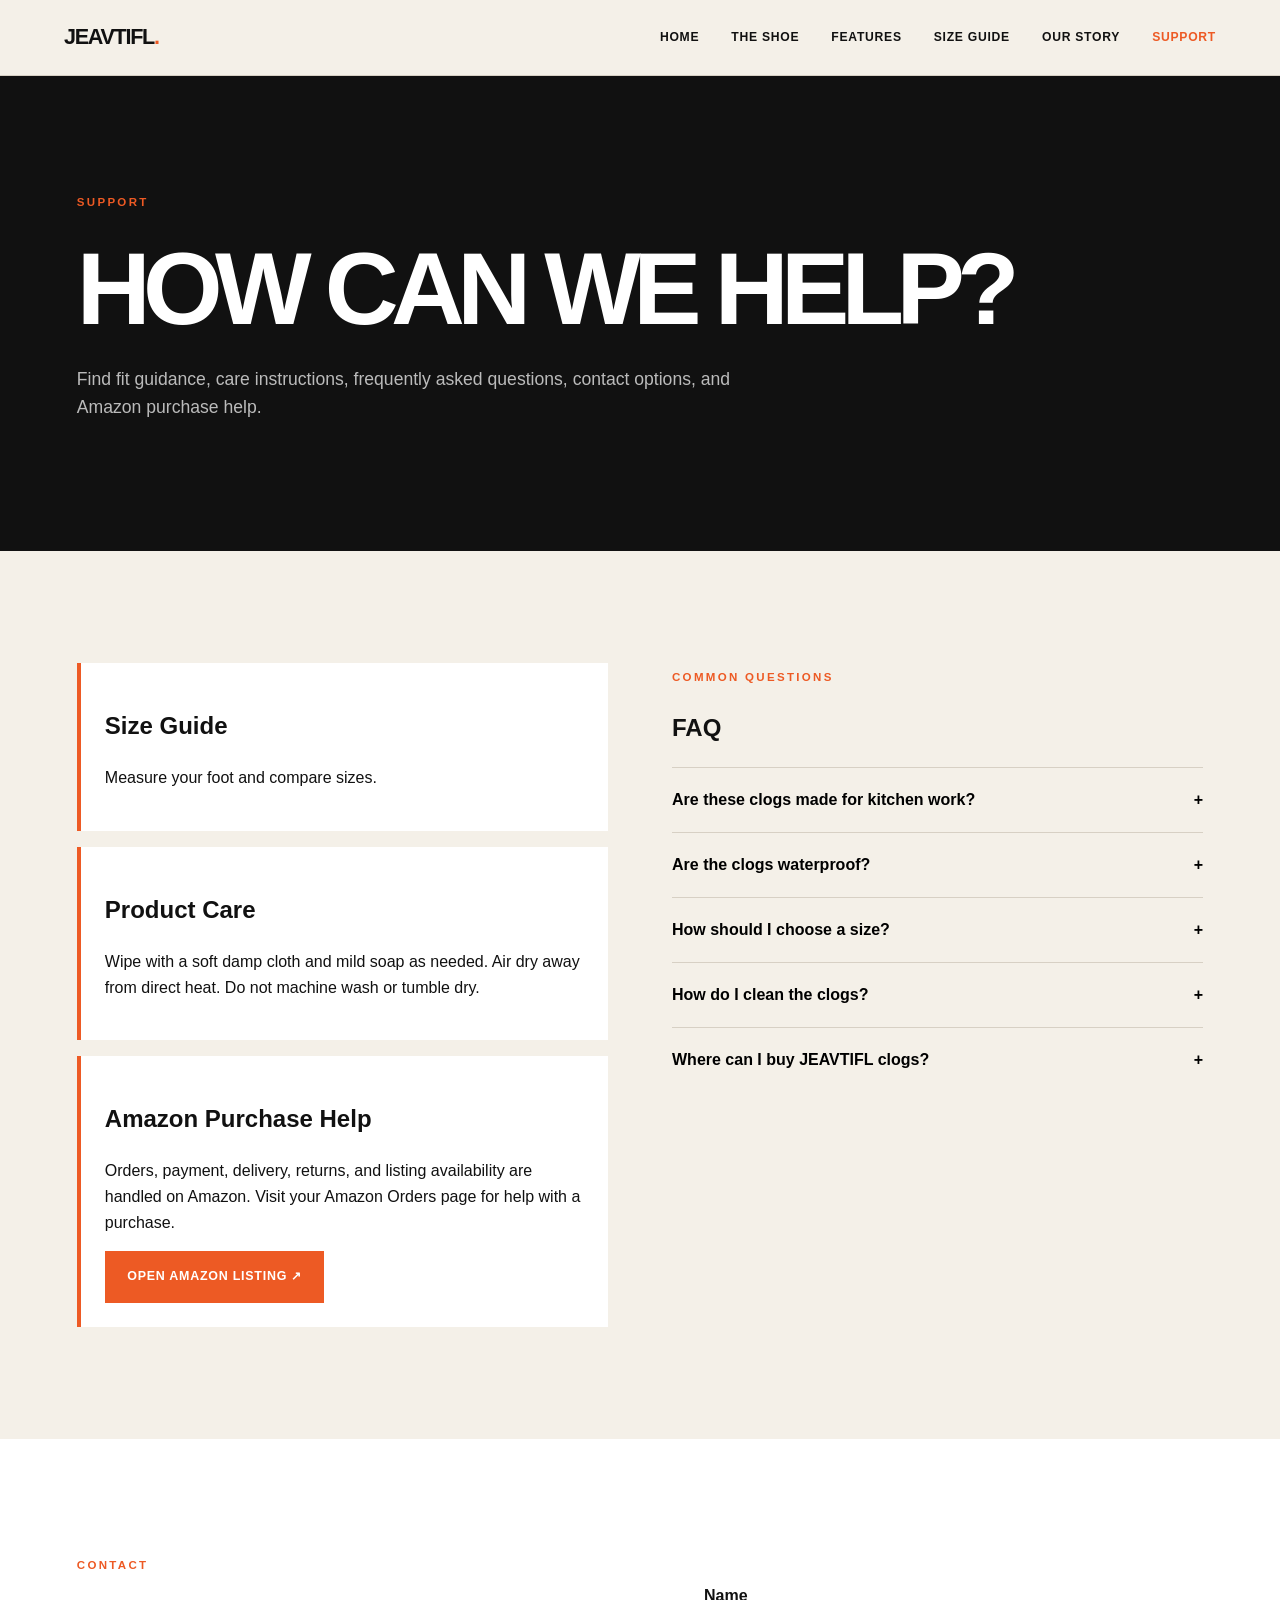
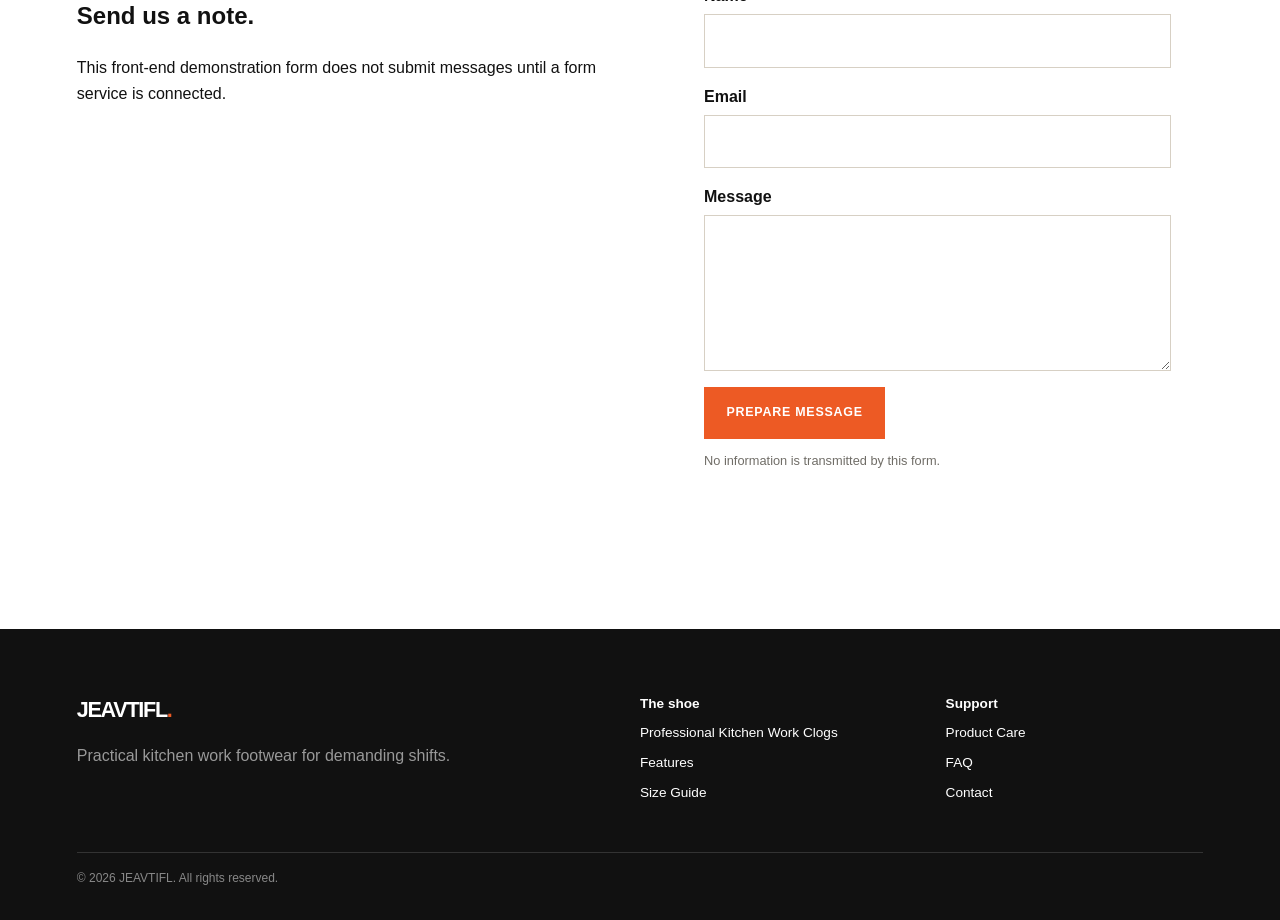
<file: support.html>
<!doctype html><html lang="en-US"><head><meta charset="utf-8"><meta name="viewport" content="width=device-width,initial-scale=1"><title>JEAVTIFL Support | Size, Care, FAQ & Amazon Help</title><meta name="description" content="Get JEAVTIFL size guidance, product care instructions, answers to kitchen work clog questions, contact information, and Amazon purchase help."><link rel="canonical" href="https://jeavtifl.github.io/jeavtifl-website/support.html"><meta property="og:type" content="website"><meta property="og:title" content="JEAVTIFL Support | Size, Care, FAQ & Amazon Help"><meta property="og:description" content="Get JEAVTIFL size guidance, product care instructions, answers to kitchen work clog questions, contact information, and Amazon purchase help."><meta property="og:url" content="https://jeavtifl.github.io/jeavtifl-website/support.html"><meta property="og:image" content="assets/images/black-main.jpg"><link rel="stylesheet" href="styles.css"><script type="application/ld+json">{"@context":"https://schema.org","@type":"Organization","name":"JEAVTIFL","url":"https://jeavtifl.github.io/jeavtifl-website/"}</script><script type="application/ld+json">{"@context":"https://schema.org","@type":"FAQPage","mainEntity":[{"@type":"Question","name":"Are these clogs made for kitchen work?","acceptedAnswer":{"@type":"Answer","text":"Yes. The slip-resistant outsole, water-resistant upper, cushioned insole, and easy-clean construction are designed around kitchen and hospitality work."}},{"@type":"Question","name":"Are the clogs waterproof?","acceptedAnswer":{"@type":"Answer","text":"The upper is water-resistant and designed to help repel routine splashes. Avoid full submersion and allow the clogs to air dry."}},{"@type":"Question","name":"How should I choose a size?","acceptedAnswer":{"@type":"Answer","text":"Measure your foot length and compare it with the size guide. For wide feet or high insteps, consider choosing one size larger."}},{"@type":"Question","name":"How do I clean the clogs?","acceptedAnswer":{"@type":"Answer","text":"Wipe them with a soft damp cloth, using mild soap for stubborn debris, then air dry away from direct heat."}},{"@type":"Question","name":"Where can I buy JEAVTIFL clogs?","acceptedAnswer":{"@type":"Answer","text":"Use the Buy on Amazon button. The placeholder listing link can be replaced with the product ASIN when available."}}]}</script></head><body><a class="skip" href="#main">Skip to main content</a><header class="site-header"><a class="logo" href="index.html" aria-label="JEAVTIFL home">JEAVTIFL<i>.</i></a><nav class="nav" aria-label="Main navigation"><a href="index.html">Home</a><a href="product.html">The Shoe</a><a href="features.html">Features</a><a href="size-guide.html">Size Guide</a><a href="about.html">Our Story</a><a href="support.html" aria-current="page">Support</a></nav><button class="menu-toggle" aria-expanded="false" aria-label="Toggle navigation">☰</button></header><main id="main"><section class="page-hero"><span class="kicker">Support</span><h1>How can we help?</h1><p>Find fit guidance, care instructions, frequently asked questions, contact options, and Amazon purchase help.</p></section><section class="section support-grid"><div class="cards"><a class="card" href="size-guide.html"><h2>Size Guide</h2><p>Measure your foot and compare sizes.</p></a><article class="card" id="care"><h2>Product Care</h2><p>Wipe with a soft damp cloth and mild soap as needed. Air dry away from direct heat. Do not machine wash or tumble dry.</p></article><article class="card"><h2>Amazon Purchase Help</h2><p>Orders, payment, delivery, returns, and listing availability are handled on Amazon. Visit your Amazon Orders page for help with a purchase.</p><a class="amazon" href="https://www.amazon.com/dp/B0GWJWTB6R" target="_blank" rel="noopener noreferrer">Open Amazon listing ↗</a></article></div><div><section class="faq" id="faq"><span class="kicker">Common questions</span><h2>FAQ</h2><article><button aria-expanded="false">Are these clogs made for kitchen work?<span>+</span></button><p>Yes. The slip-resistant outsole, water-resistant upper, cushioned insole, and easy-clean construction are designed around kitchen and hospitality work.</p></article><article><button aria-expanded="false">Are the clogs waterproof?<span>+</span></button><p>The upper is water-resistant and designed to help repel routine splashes. Avoid full submersion and allow the clogs to air dry.</p></article><article><button aria-expanded="false">How should I choose a size?<span>+</span></button><p>Measure your foot length and compare it with the size guide. For wide feet or high insteps, consider choosing one size larger.</p></article><article><button aria-expanded="false">How do I clean the clogs?<span>+</span></button><p>Wipe them with a soft damp cloth, using mild soap for stubborn debris, then air dry away from direct heat.</p></article><article><button aria-expanded="false">Where can I buy JEAVTIFL clogs?<span>+</span></button><p>Use the Buy on Amazon button. The placeholder listing link can be replaced with the product ASIN when available.</p></article></section></div></section><section class="section white" id="contact"><div class="support-grid"><div><span class="kicker">Contact</span><h2>Send us a note.</h2><p>This front-end demonstration form does not submit messages until a form service is connected.</p></div><form class="contact-form"><label>Name<input name="name" autocomplete="name" required></label><label>Email<input type="email" name="email" autocomplete="email" required></label><label>Message<textarea name="message" rows="5" required></textarea></label><button class="amazon" type="submit">Prepare message</button><p class="form-note" id="form-status" role="status">No information is transmitted by this form.</p></form></div></section></main><footer class="footer"><div class="footer-inner"><div><a class="logo" href="index.html">JEAVTIFL<i>.</i></a><p>Practical kitchen work footwear for demanding shifts.</p></div><nav aria-label="Product links"><strong>The shoe</strong><a href="product.html">Professional Kitchen Work Clogs</a><a href="features.html">Features</a><a href="size-guide.html">Size Guide</a></nav><nav aria-label="Help links"><strong>Support</strong><a href="support.html#care">Product Care</a><a href="support.html#faq">FAQ</a><a href="support.html#contact">Contact</a></nav></div><div class="copyright">© 2026 JEAVTIFL. All rights reserved.</div></footer><script src="script.js"></script></body></html>
</file>
<file: styles.css>
:root{--ink:#111;--cream:#f4f0e8;--orange:#ed5a24;--muted:#706d67;--line:#d7d0c4;--white:#fff}*{box-sizing:border-box}html{scroll-behavior:smooth}body{margin:0;background:var(--cream);color:var(--ink);font-family:Arial,Helvetica,sans-serif;line-height:1.6}img{display:block;max-width:100%;height:auto}a{color:inherit;text-decoration:none}button,input,textarea{font:inherit}.skip{position:absolute;left:-999px}.skip:focus{left:1rem;top:1rem;background:#fff;padding:1rem;z-index:99}.site-header{height:76px;padding:0 5vw;display:flex;align-items:center;justify-content:space-between;border-bottom:1px solid var(--line);background:var(--cream);position:sticky;top:0;z-index:40}.logo{font-size:1.35rem;font-weight:900;letter-spacing:-.06em}.logo i{color:var(--orange);font-style:normal}.nav{display:flex;align-items:center;gap:2rem}.nav a{font-size:.76rem;font-weight:800;text-transform:uppercase;letter-spacing:.06em}.nav a:hover,.nav a[aria-current=page]{color:var(--orange)}.menu-toggle{display:none;border:0;background:none;font-size:1.5rem}.amazon{display:inline-flex;align-items:center;justify-content:center;background:var(--orange);color:#fff;padding:1rem 1.4rem;font-weight:900;font-size:.78rem;letter-spacing:.06em;text-transform:uppercase;border:0}.amazon:hover{background:#c94315}.button-outline{border:1px solid;padding:.95rem 1.3rem;font-size:.78rem;font-weight:800;text-transform:uppercase}.hero{min-height:690px;display:grid;grid-template-columns:45% 55%;background:#0d0d0d;color:#fff}.hero-copy{padding:10vw 5vw;align-self:center}.kicker{color:var(--orange);font-size:.72rem;font-weight:900;letter-spacing:.2em;text-transform:uppercase}.hero h1,.page-hero h1{font-size:clamp(3.5rem,7.5vw,7.8rem);line-height:.88;letter-spacing:-.075em;margin:.3em 0;text-transform:uppercase}.hero p{color:#c7c7c7;max-width:580px;font-size:1.05rem}.actions{display:flex;gap:1rem;align-items:center;margin-top:2rem;flex-wrap:wrap}.hero-media{background:#fff;display:flex;align-items:center}.hero-media img{width:100%;object-fit:contain}.benefit-strip{display:grid;grid-template-columns:repeat(4,1fr);background:var(--orange);color:#fff}.benefit-strip span{padding:1.2rem;text-align:center;font-size:.72rem;font-weight:900;text-transform:uppercase;border-right:1px solid #fff4}.section{padding:7rem 6vw}.section.white{background:#fff}.heading{max-width:850px;margin-bottom:3rem}.heading h2,.story h2{font-size:clamp(2.4rem,5vw,5.4rem);letter-spacing:-.06em;line-height:.95;margin:.2em 0}.heading p{color:var(--muted)}.features{display:grid;grid-template-columns:repeat(4,1fr);gap:1px;background:var(--line)}.feature{background:var(--cream);padding:2rem}.feature b{color:var(--orange);font-size:.7rem}.feature h3{font-size:1.15rem}.feature p{font-size:.9rem;color:var(--muted)}.image-feature{display:grid;grid-template-columns:1fr 1fr;background:#111;color:#fff}.image-feature img{width:100%;height:100%;object-fit:contain;background:#fff}.image-feature div{padding:8vw 6vw;align-self:center}.image-feature h2{font-size:clamp(2.5rem,5vw,5rem);line-height:.95;letter-spacing:-.06em;margin:.25em 0}.image-feature p{color:#aaa}.page-hero{padding:7rem 6vw;background:#111;color:#fff}.page-hero h1{font-size:clamp(3.5rem,8vw,7rem)}.page-hero p{max-width:680px;color:#bbb;font-size:1.1rem}.product{display:grid;grid-template-columns:57% 43%;background:#fff}.gallery{padding:2rem;background:#eeeae1}.main-image{aspect-ratio:1.3;background:#fff;display:flex;align-items:center}.main-image img{width:100%;max-height:100%;object-fit:contain}.thumbs{display:grid;grid-template-columns:repeat(4,1fr);gap:.75rem;margin-top:.75rem}.thumb{border:2px solid transparent;background:#fff;padding:0;cursor:pointer}.thumb.active{border-color:var(--orange)}.thumb img{aspect-ratio:1;object-fit:cover;width:100%}.product-copy{padding:5vw}.product-copy h1{font-size:clamp(2.6rem,5vw,4.8rem);letter-spacing:-.06em;line-height:.94}.product-copy p{color:var(--muted)}.colors{display:flex;gap:.75rem;margin:1rem 0 2rem}.color{border:1px solid var(--line);background:white;padding:.8rem 1rem;font-weight:bold}.color.active{outline:2px solid var(--orange)}.swatch{display:inline-block;width:14px;height:14px;border-radius:50%;background:#111;margin-right:.5rem;vertical-align:-2px}.swatch.khaki{background:#b6966d}.quick-list{padding:0;list-style:none;border-top:1px solid var(--line)}.quick-list li{padding:.7rem 0;border-bottom:1px solid var(--line)}.spec-grid{display:grid;grid-template-columns:1fr 1fr;gap:4rem}.spec-grid ul{padding-left:1.2rem}.feature-gallery{display:grid;grid-template-columns:repeat(2,1fr);gap:1rem}.feature-gallery figure{margin:0;background:#fff}.feature-gallery img{width:100%}.feature-gallery figcaption{padding:1rem;font-weight:bold}.size-layout{display:grid;grid-template-columns:1fr 1fr;gap:5vw}.size-image{background:#fff}.table-wrap{overflow-x:auto}table{width:100%;border-collapse:collapse;background:#fff}th,td{padding:.85rem;text-align:left;border-bottom:1px solid var(--line)}th{background:#111;color:#fff}.notice{border-left:5px solid var(--orange);padding:1rem 1.25rem;background:#fff;margin:2rem 0}.story{max-width:900px}.story p{font-size:1.15rem;color:var(--muted)}.support-grid{display:grid;grid-template-columns:1fr 1fr;gap:4rem}.cards{display:grid;gap:1rem}.card{background:#fff;padding:1.5rem;border-left:4px solid var(--orange)}.faq article{border-top:1px solid var(--line)}.faq button{width:100%;border:0;background:none;text-align:left;display:flex;justify-content:space-between;padding:1.2rem 0;font-weight:bold}.faq p{display:none;margin-top:0;color:var(--muted)}.faq article.open p{display:block}.contact-form{background:#fff;padding:2rem}.contact-form label{display:block;font-weight:bold;margin-bottom:1rem}.contact-form input,.contact-form textarea{display:block;width:100%;padding:.8rem;border:1px solid var(--line);margin-top:.35rem}.form-note{font-size:.8rem;color:var(--muted)}.footer{background:#111;color:#fff;padding:4rem 6vw 2rem}.footer-inner{display:grid;grid-template-columns:2fr 1fr 1fr;gap:3rem}.footer p{color:#999;max-width:400px}.footer nav{display:flex;flex-direction:column;gap:.5rem;font-size:.85rem}.copyright{border-top:1px solid #333;margin-top:3rem;padding-top:1rem;font-size:.75rem;color:#888}.sticky-buy{display:none}.reveal{opacity:0;transform:translateY(16px);transition:.6s}.reveal.visible{opacity:1;transform:none}
@media(max-width:900px){.nav{display:none;position:absolute;top:76px;left:0;right:0;background:var(--cream);padding:1.5rem;flex-direction:column;align-items:flex-start}.site-header.open .nav{display:flex}.menu-toggle{display:block}.hero,.product,.image-feature,.size-layout,.support-grid{grid-template-columns:1fr}.hero-copy{padding:6rem 6vw}.hero-media{min-height:400px}.features{grid-template-columns:1fr 1fr}.product-copy{padding:3rem 6vw}.footer-inner{grid-template-columns:1fr 1fr}.sticky-buy{display:block;position:fixed;bottom:0;left:0;right:0;padding:.8rem 1rem;background:#111;z-index:50}.sticky-buy .amazon{width:100%}}
@media(max-width:560px){.hero{min-height:auto}.hero h1{font-size:3.6rem}.benefit-strip,.features,.feature-gallery,.spec-grid{grid-template-columns:1fr}.section{padding:5rem 6vw}.thumbs{grid-template-columns:repeat(3,1fr)}.footer-inner{grid-template-columns:1fr}.page-hero{padding:5rem 6vw}.site-header{padding-inline:4vw}}
@media(prefers-reduced-motion:reduce){html{scroll-behavior:auto}.reveal{opacity:1;transform:none;transition:none}}
</file>
